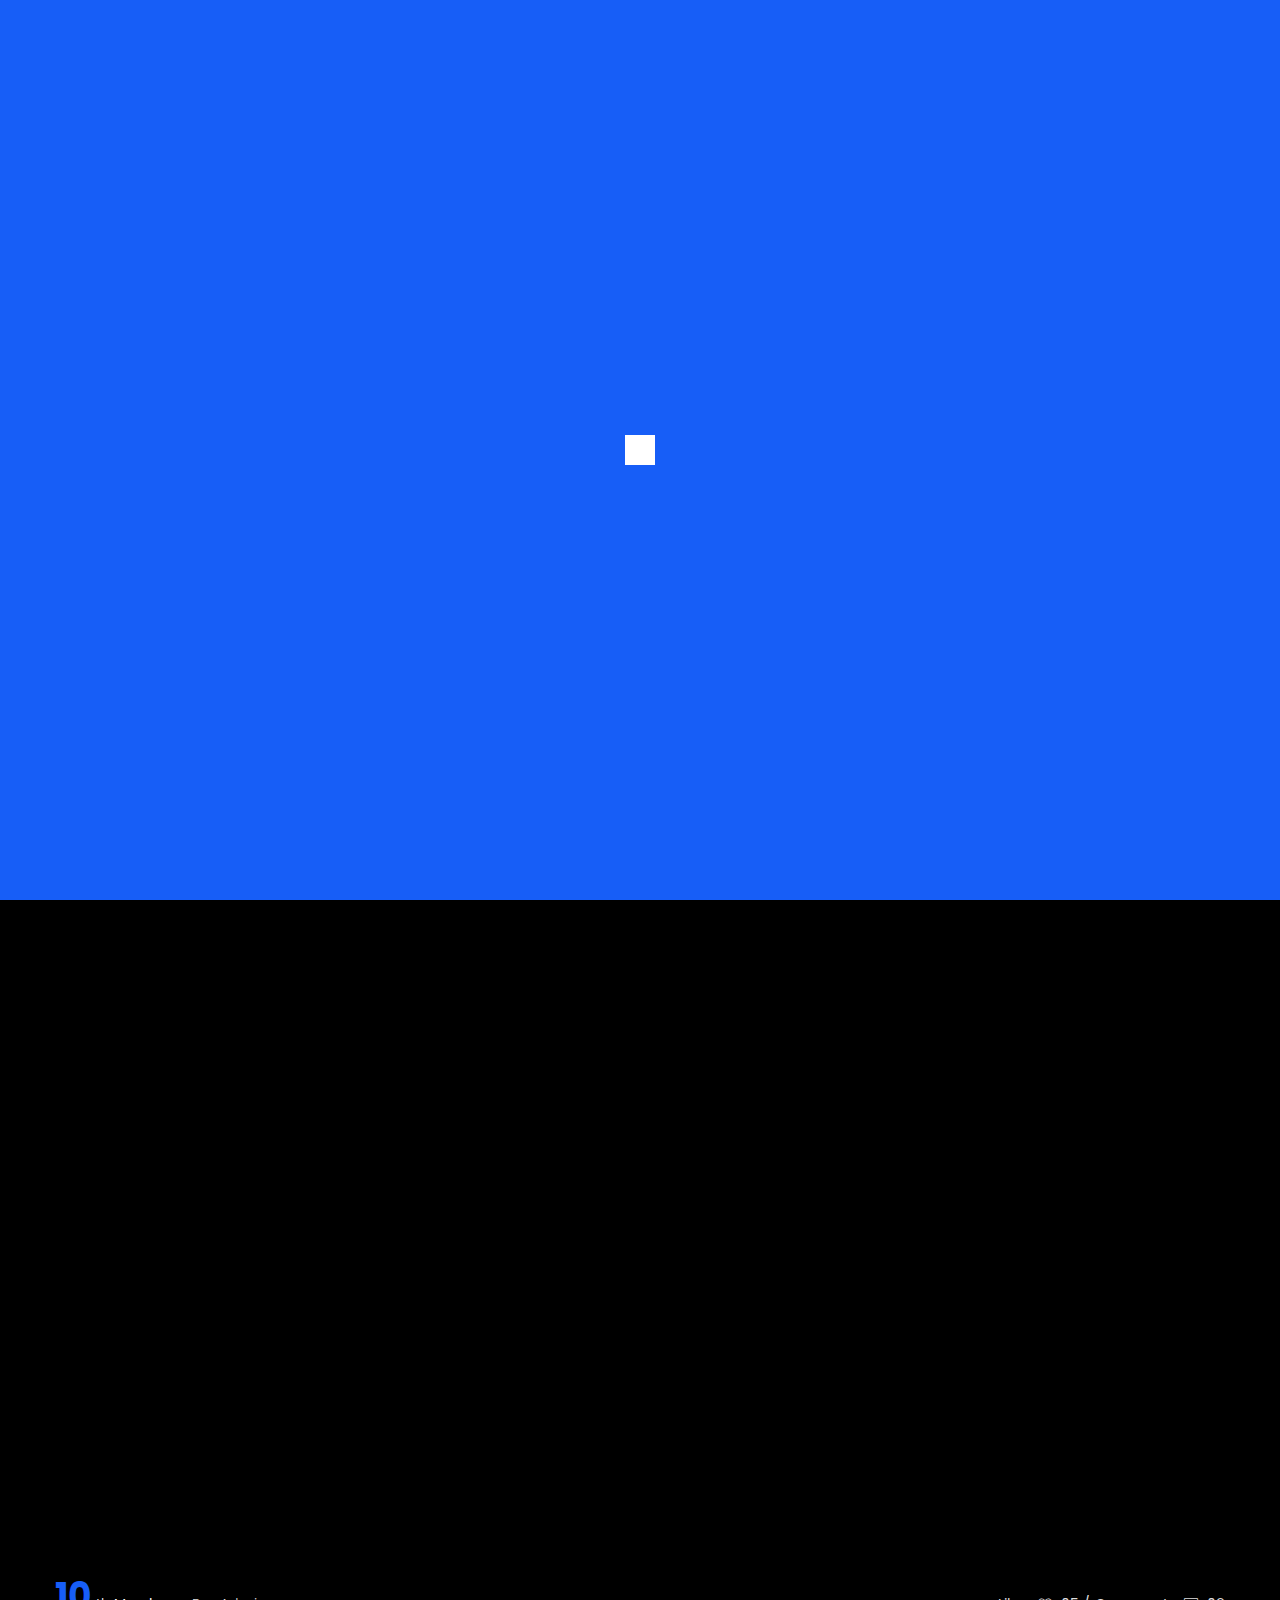
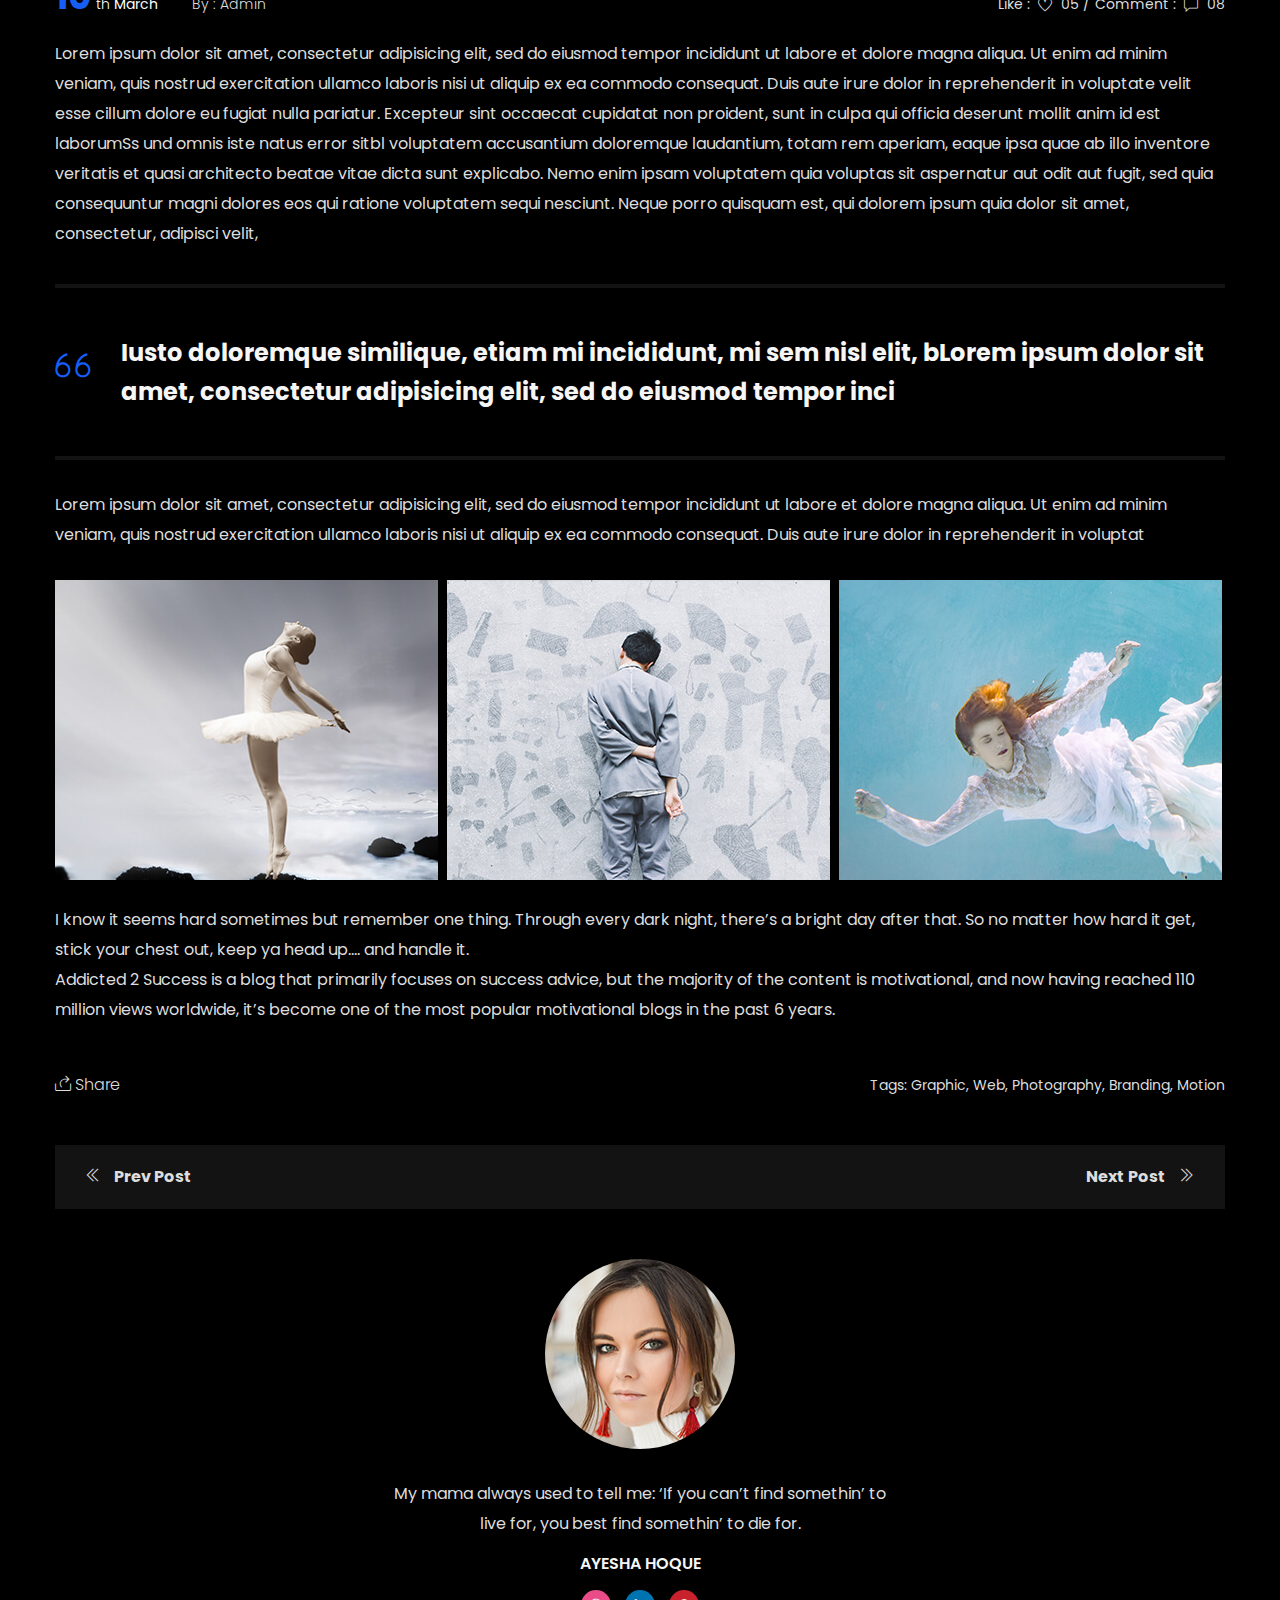
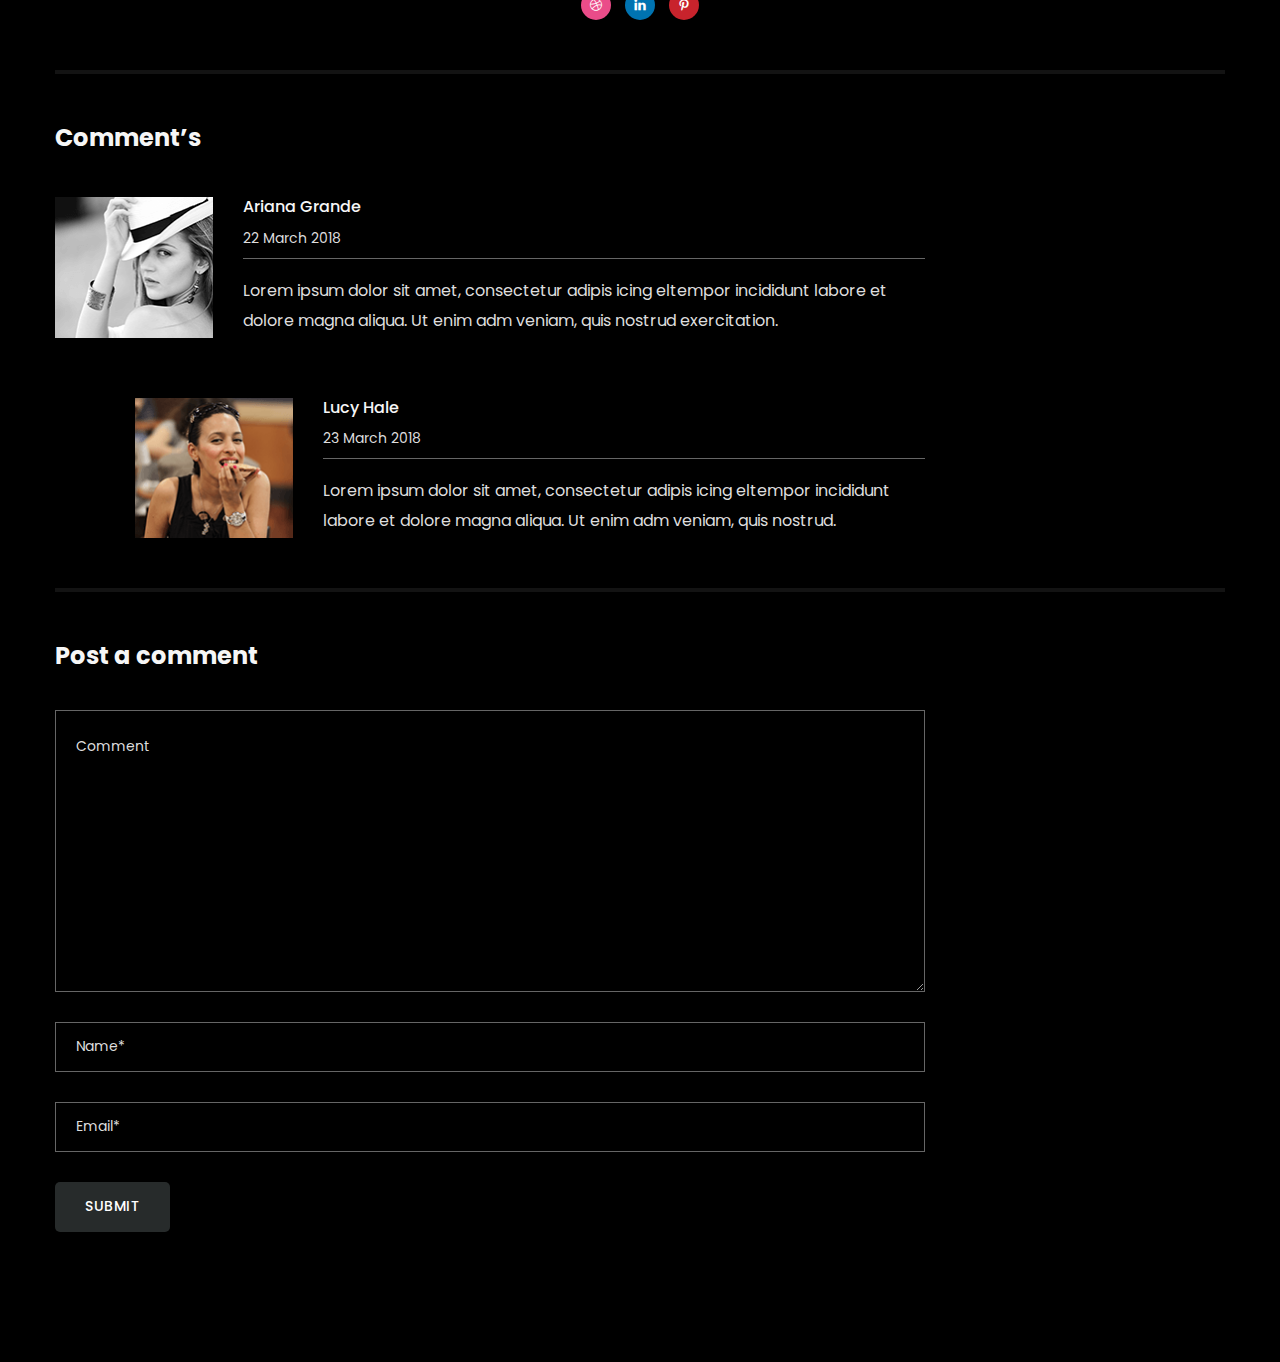
<file: blog-details.html>
<!doctype html>
<html class="no-js" lang="zxx">

<head>
	<meta charset="utf-8">
	<meta http-equiv="x-ua-compatible" content="ie=edge">
	<title>Okomo - Creative Portfolio Template</title>
	<meta name="description" content="">
	<meta name="viewport" content="width=device-width, initial-scale=1">

	<!-- Favicons -->
	<link rel="shortcut icon" href="images/favicon.ico">
	<link rel="apple-touch-icon" href="images/icon.png">

	<!-- Google font (font-family: 'Open Sans', sans-serif;) -->
	<link href="https://fonts.googleapis.com/css?family=Open+Sans:400,600,700" rel="stylesheet">
	<!-- Google font (font-family: 'Poppins', sans-serif;) -->
	<link href="https://fonts.googleapis.com/css?family=Poppins:300,300i,400,400i,500,600,700,900" rel="stylesheet">

	<!-- Stylesheets -->
	<link rel="stylesheet" href="css/bootstrap.min.css">
	<link rel="stylesheet" href="css/plugins.css">
    <link rel="stylesheet" href="style.css">
    
	<link rel="stylesheet" href="css/dark-version.css">

	<!-- Cusom css -->
	<link rel="stylesheet" href="css/custom.css">

	<!-- Modernizer js -->
	<script src="js/vendor/modernizr-3.5.0.min.js"></script>
</head>

<body>
	<!--[if lte IE 9]>
		<p class="browserupgrade">You are using an <strong>outdated</strong> browser. Please <a href="https://browsehappy.com/">upgrade your browser</a> to improve your experience and security.</p>
	<![endif]-->

	<!-- Add your site or application content here -->

	<div class="fakeloader"></div>

	<!-- Main wrapper -->
	<div class="wrapper blog-details-dark" id="wrapper">

		<!-- Header -->
		<header class="header-area header-style-2">
			<div class="header-logo">
				<a href="index-dark.html">
					<img src="images/logo/logo-2.png" alt="header logo">
				</a>
			</div>
			<a href="index-dark.html" class="back-to-root-button">GO BACK TO HOME
				<i class="ti-close"></i>
			</a>
		</header>
		<!--// Header -->

		<div class="cr-breadcrumb-area-wrapper bg-breadcrumb-1">
			<div class="cr-breadcrumb-area-wrapper-inner">
				<!-- Breadcrumb Area -->
				<div class="cr-breadcrumb-area bg-breadcrumb-3" data-black-overlay="5">
					<div class="container">
						<div class="row justify-content-center">
							<div class="col-xl-7 col-lg-8 col-12">
								<div class="cr-breadcrumb cr-breadcrumb-2 text-center">
									<h1>Say About What You Just Read !</h1>
								</div>
							</div>
						</div>
					</div>
				</div>
				<!--// Breadcrumb Area -->
			</div>
		</div>

		<!-- Page Content -->
		<main class="page-content page-content-boxed">
			<div class="blog-details-wrap section-padding-md">
				<div class="container">

					<!-- Blog Details Content -->
					<div class="blog-details">
						<h4 class="blog-details-title"><span class="dropcap">D</span> esign is much more than simply to assemble, to order, omeaning, to illuminate, simplify, to clarify, to modify, to dignify, to drama.</h4>
						<p>Since I share a passion for all these individual areas, I follow various other blogs sharing this great content, and love to read them when I get a minute. We’ve update the list of incredible motivational blogs to follow, for the year 2018! We first created this list back in 2015, and it’s now been updated. There’s a couple of new entries on the list this year, and we dropped off some of the blogs that are no longer being updated. Check out an awesome collection of the ‘Top 25 Motivational Blogs For 2018’.</p>
						<div class="plyr__video-embed youtube-video-player">
							<iframe src="https://www.youtube.com/embed/YB4AvOsgL9o?origin=https://plyr.io&amp;iv_load_policy=3&amp;modestbranding=1&amp;playsinline=1&amp;showinfo=0&amp;rel=0&amp;enablejsapi=1"></iframe>
						</div>
						<div class="blog-details-metacontent">
							<h6 class="blog-item-date"><span class="date">10</span> th <span class="month">March</span></h6>
							<h6 class="blog-item-postby">By : <a href="#">Admin</a></h6>
							<ul class="blog-item-meta">
								<li>Like : <a href="#"><i class="ti ti-heart"></i> 05</a></li>
								<li>Comment : <a href="#"><i class="ti ti-comment"></i> 08</a></li>
							</ul>
						</div>
						<p>Lorem ipsum dolor sit amet, consectetur adipisicing elit, sed do eiusmod tempor incididunt ut labore et dolore magna aliqua. Ut enim ad minim veniam, quis nostrud exercitation ullamco laboris nisi ut aliquip ex ea commodo consequat. Duis aute irure dolor in reprehenderit in voluptate velit esse cillum dolore eu fugiat nulla pariatur. Excepteur sint occaecat cupidatat non proident, sunt in culpa qui officia deserunt mollit anim id est laborumSs und omnis iste natus error sitbl voluptatem accusantium doloremque laudantium, totam rem aperiam, eaque ipsa quae ab illo inventore veritatis et quasi architecto beatae vitae dicta sunt explicabo. Nemo enim ipsam voluptatem quia voluptas sit aspernatur aut odit aut fugit, sed quia consequuntur magni dolores eos qui ratione voluptatem sequi nesciunt. Neque porro quisquam est, qui dolorem ipsum quia dolor sit amet, consectetur, adipisci velit, </p>
						<blockquote class="blockquote-2">Iusto doloremque similique, etiam mi incididunt, mi sem nisl elit, bLorem ipsum dolor sit amet, consectetur adipisicing elit, sed do eiusmod tempor inci</blockquote>
						<p>Lorem ipsum dolor sit amet, consectetur adipisicing elit, sed do eiusmod tempor incididunt ut labore et dolore magna aliqua. Ut enim ad minim veniam, quis nostrud exercitation ullamco laboris nisi ut aliquip ex ea commodo consequat. Duis aute irure dolor in reprehenderit in voluptat</p>
						<img src="images/blog/blog-details/blog-content-image-1.jpg" alt="blog image">
						<img src="images/blog/blog-details/blog-content-image-2.jpg" alt="blog image">
						<img src="images/blog/blog-details/blog-content-image-3.jpg" alt="blog image">
						<p>I know it seems hard sometimes but remember one thing. Through every dark night, there’s a bright day after that. So no matter how hard it get, stick your chest out, keep ya head up…. and handle it. <br> Addicted 2 Success is a blog that primarily focuses on success advice, but the majority of the content is motivational, and now having reached 110 million views worldwide, it’s become one of the most popular motivational blogs in the past 6 years.</p>
						<div class="blog-details-share-tags">
							<div class="blog-item-share">
								<button class="blog-item-share-toggle"><i class="ti ti-share"></i> Share</button>
								<div class="blog-item-social-links social-links social-links-rounded-colored">
									<ul>
										<li class="facebook"><a href="#"><i class="ti ti-facebook"></i></a></li>
										<li class="twitter"><a href="#"><i class="ti ti-twitter"></i></a></li>
										<li class="google"><a href="#"><i class="ti ti-google"></i></a></li>
										<li class="linkedin"><a href="#"><i class="ti ti-linkedin"></i></a></li>
									</ul>
								</div>
							</div>
							<div class="blog-details-tags">
								Tags: 
								<ul>
									<li><a href="#">Graphic</a></li>
									<li><a href="#">Web</a></li>
									<li><a href="#">Photography</a></li>
									<li><a href="#">Branding</a></li>
									<li><a href="#">Motion</a></li>
								</ul>
							</div>
						</div>
					</div>
					<!--// Blog Details Content -->

					<div class="blog-details-navigation">
						<a class="navigation-prev" href="#"><i class="ti ti-angle-double-left"></i> Prev Post</a>
						<a class="navigation-next" href="#">Next Post <i class="ti ti-angle-double-right"></i></a>
					</div>

					<!-- Blog Details Author -->
					<div class="blog-details-author-wrap">
						<div class="row justify-content-center">
							<div class="col-lg-6">

								<div class="blog-details-author">
									<div class="blog-details-author-thumb">
										<img src="images/blog/blog-details/blog-details-author-image.jpg" alt="Blog Details Author Thumb">
									</div>
									<div class="blog-details-author-quote">
										<p>My mama always used to tell me: ‘If you can’t find somethin’ to live for, you best find somethin’ to die for.</p>
									</div>
									<div class="blog-details-author-content">
										<h6>AYESHA HOQUE</h6>
										<div class="social-links social-links-rounded-colored">
											<ul>
												<li class="dribbble"><a href="#"><i class="ti ti-dribbble"></i></a></li>
												<li class="linkedin"><a href="#"><i class="ti ti-linkedin"></i></a></li>
												<li class="pinterest"><a href="#"><i class="ti ti-pinterest"></i></a></li>
											</ul>
										</div>
									</div>
								</div>

							</div>
						</div>
					</div>
					<!--// Blog Details Author -->

					<!-- Blog Details Commentlist -->
					<div class="blog-details-commentlist-wrap">
						<div class="row">
							<div class="col-lg-9">
								<div class="blog-details-commentlist">
									<h5 class="small-title">Comment’s</h5>
			
									<!-- Single Comment -->
									<div class="single-comment">
										<div class="single-comment-thumb">
											<img src="images/blog/blog-details/blog-details-commenter-1.png" alt="blog commenter">
										</div>
										<div class="single-comment-content">
											<h6>Ariana Grande</h6>
											<span>22 March 2018</span>
											<p>Lorem ipsum dolor sit amet, consectetur adipis icing eltempor incididunt labore et dolore magna aliqua. Ut enim adm veniam, quis nostrud exercitation.</p>
										</div>
									</div>
									<!--// Single Comment -->
			
									<!-- Single Comment -->
									<div class="single-comment reply">
										<div class="single-comment-thumb">
											<img src="images/blog/blog-details/blog-details-commenter-2.png" alt="blog commenter">
										</div>
										<div class="single-comment-content">
											<h6>Lucy Hale</h6>
											<span>23 March 2018</span>
											<p>Lorem ipsum dolor sit amet, consectetur adipis icing eltempor incididunt labore et dolore magna aliqua. Ut enim adm veniam, quis nostrud.</p>
										</div>
									</div>
									<!--// Single Comment -->
			
								</div>
							</div>
						</div>
					</div>
					<!--// Blog Details Commentlist -->

					<!-- Blog Details Commentbox -->
					<div class="blog-details-commentbox-wrap">
						<div class="row">
							<div class="col-lg-9">
								<h5 class="small-title">Post a comment</h5>
								<div class="commentbox">
									<form action="#">
										<textarea cols="30" rows="8" placeholder="Comment"></textarea>
										<input type="text" placeholder="Name*">
										<input type="email" placeholder="Email*">
										<input type="submit" value="Submit">
									</form>
								</div>
							</div>
						</div>
					</div>
					<!--// Blog Details Commentbox -->

				</div>
			</div>

		</main>
		<!--// Page Content -->


	</div>
	<!-- //Main wrapper -->

	<!-- JS Files -->
	<script src="js/vendor/jquery-3.2.1.min.js"></script>
	<script src="js/popper.min.js"></script>
	<script src="js/bootstrap.min.js"></script>
	<script src="js/plugins.js"></script>
	<script src="js/plyr.min.js"></script>
	<script src="js/active.js"></script>
	<script src="js/scripts.js"></script>

</body>

</html>
</file>
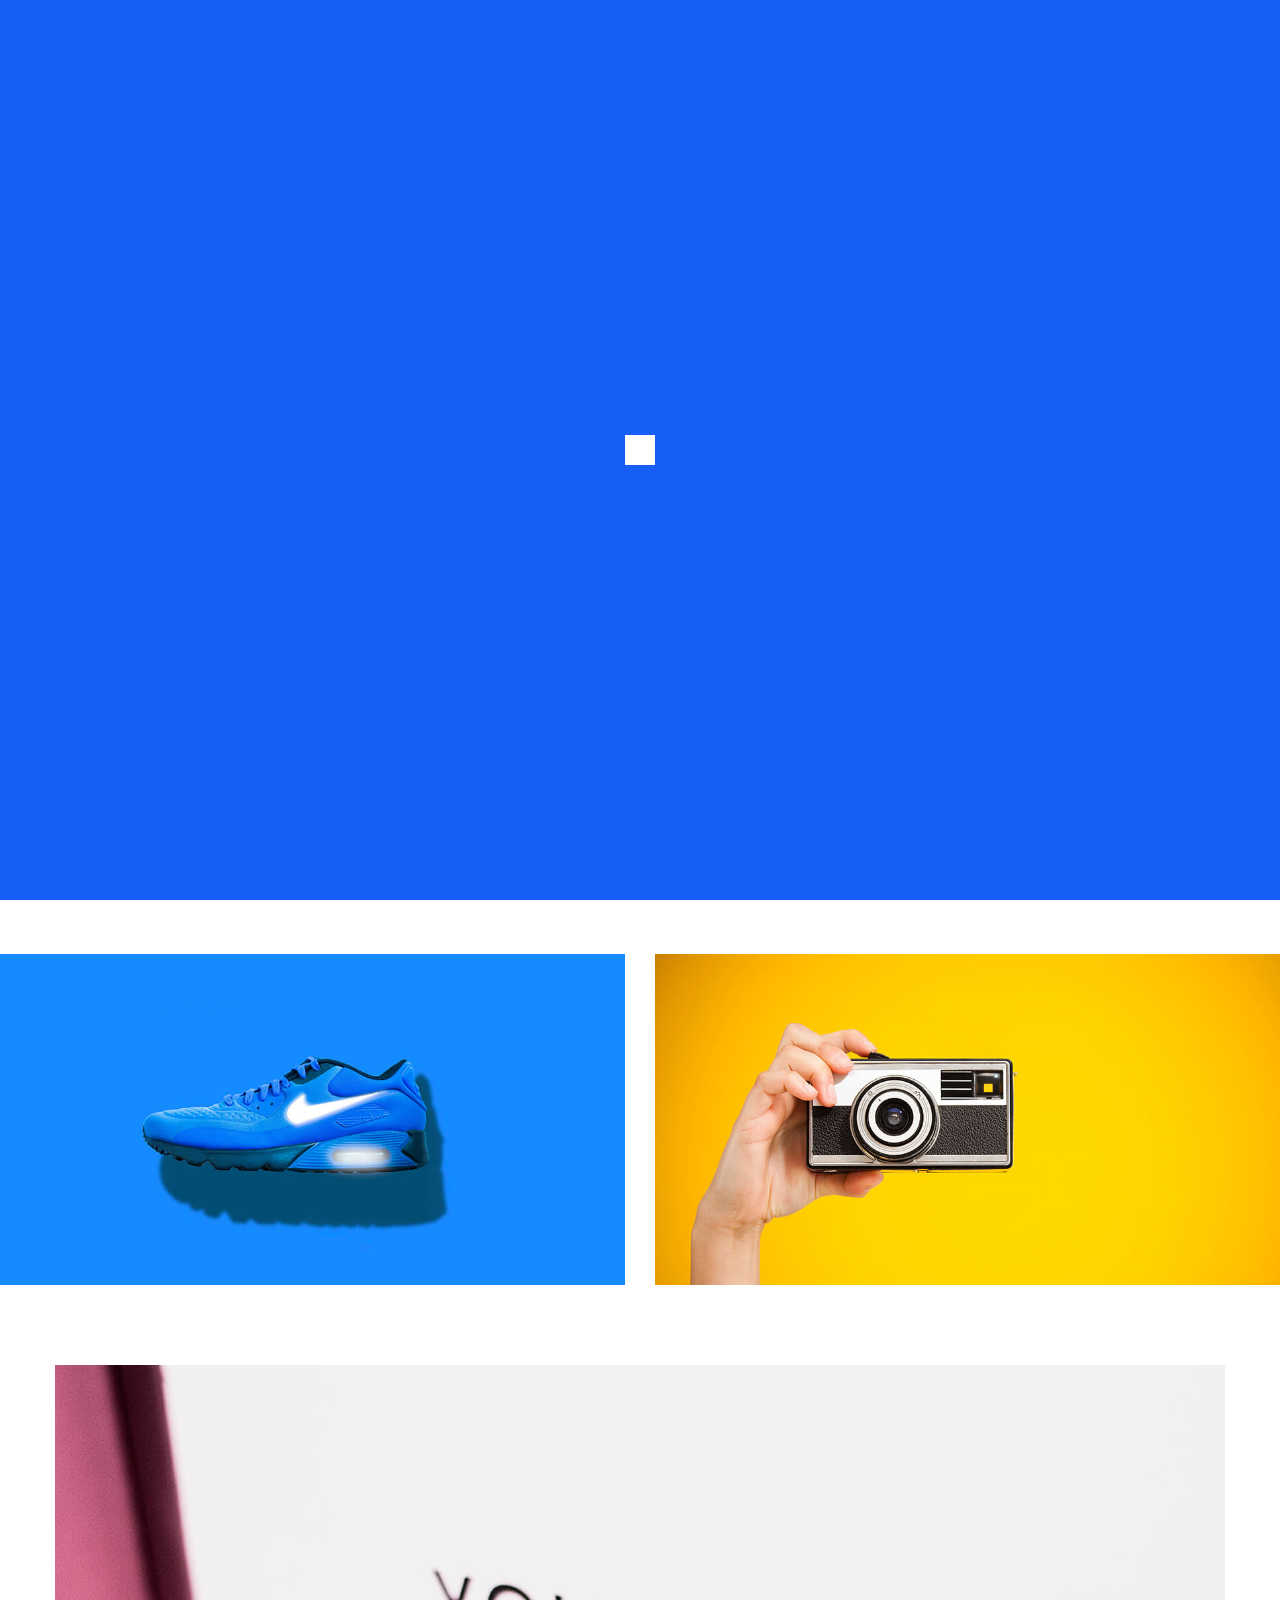
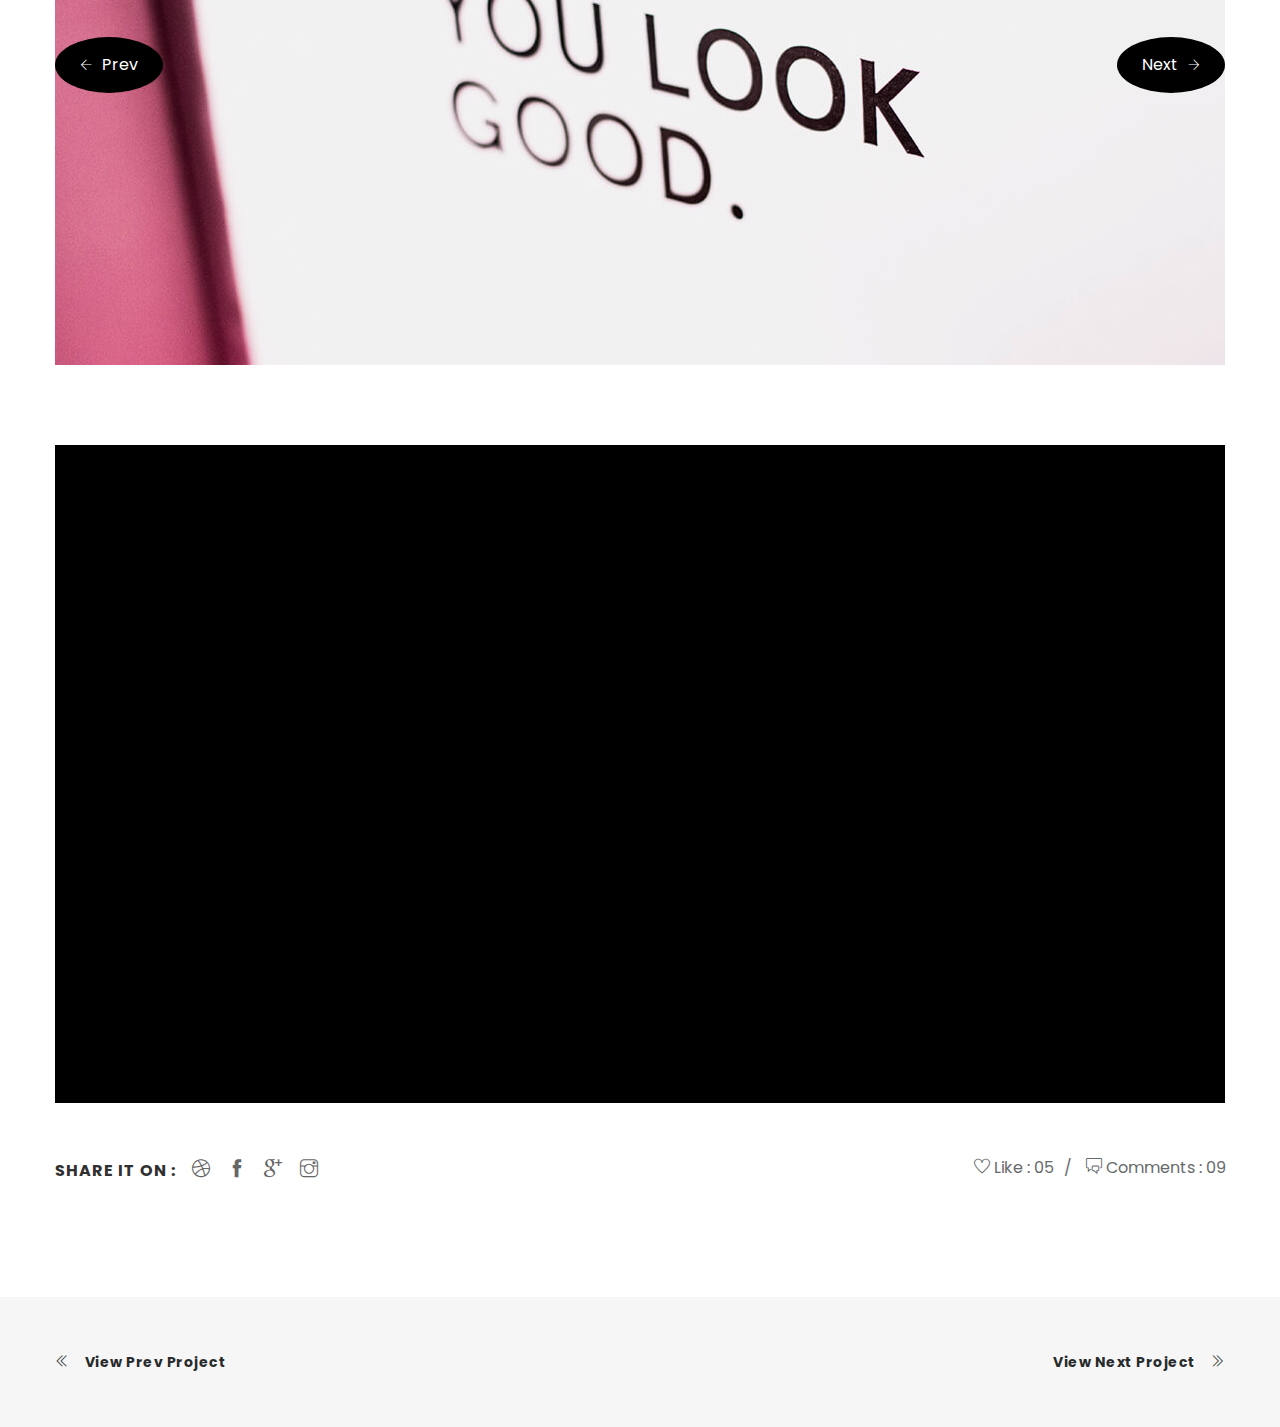
<file: single-portfolio.html>
<!doctype html>
<html class="no-js" lang="zxx">

<head>
	<meta charset="utf-8">
	<meta http-equiv="x-ua-compatible" content="ie=edge">
	<title>Okomo - Creative Portfolio Template</title>
	<meta name="description" content="">
	<meta name="viewport" content="width=device-width, initial-scale=1">

	<!-- Favicons -->
	<link rel="shortcut icon" href="images/favicon.ico">
	<link rel="apple-touch-icon" href="images/icon.png">

	<!-- Google font (font-family: 'Open Sans', sans-serif;) -->
	<link href="https://fonts.googleapis.com/css?family=Open+Sans:400,600,700" rel="stylesheet">
	<!-- Google font (font-family: 'Poppins', sans-serif;) -->
	<link href="https://fonts.googleapis.com/css?family=Poppins:300,300i,400,400i,500,600,700,900" rel="stylesheet">

	<!-- Stylesheets -->
	<link rel="stylesheet" href="css/bootstrap.min.css">
	<link rel="stylesheet" href="css/plugins.css">
	<link rel="stylesheet" href="style.css">

	<!-- Cusom css -->
	<link rel="stylesheet" href="css/custom.css">

	<!-- Modernizer js -->
	<script src="js/vendor/modernizr-3.5.0.min.js"></script>
</head>

<body>
	<!--[if lte IE 9]>
		<p class="browserupgrade">You are using an <strong>outdated</strong> browser. Please <a href="https://browsehappy.com/">upgrade your browser</a> to improve your experience and security.</p>
	<![endif]-->

	<!-- Add your site or application content here -->

	<div class="fakeloader"></div>

	<!-- Main wrapper -->
	<div class="wrapper" id="wrapper">

        <!-- Header -->
        <header class="header-area header-style-2">
            <div class="header-logo">
                <a href="index.html">
                    <img src="images/logo/logo-1.png" alt="header logo">
                </a>
            </div>
            <a href="index.html" class="back-to-root-button">GO BACK TO HOME<i class="ti-close"></i></a>
        </header>
        <!--// Header -->

        <!-- Page Content -->
        <main class="page-content">
            
            <!-- Portfolio Details -->
            <div class="portfolio-details-area section-padding-bottom-lg">

                <!-- Portfolio Details Head -->
                <div class="portfolio-head">
                    <div class="portfolio-head-thumb">
                        <img src="images/portfolio/portfolio-details-head-image-1.jpg" alt="portfolio image">
                    </div>
                    <div class="container">
                        <div class="row">
                            <div class="col-xl-8 col-12">
                                <div class="portfolio-head-content">
                                    <h5>BRANDING</h5>
                                    <h2><span>Efective Corporate</span> Profile Design</h2>
                                </div>
                            </div>
                        </div>
                    </div>
                </div>
                <!--// Portfolio Details Head -->

                <!-- Portfolio Details Content -->
                <div class="portfolio-details-content">
                    <div class="container">
                        <div class="row">
                            <div class="col-lg-12">
                                <div class="portfolio-details-content-inner">
                                    <h5 class="small-title">Portfolio Details</h5>
                                    <p>This is an activity that should be used primarily in the lower levels of language classes, because it will be most beneficial to lower-level speakers. Higher-level speakers should be having unpredictable conversations in the TL, where neither the questions nor the answers are scripted or expected. If this activity were used with higher-level speakers it wouldn't have many benefits. This is an activity that should be used primarily in the lower levels of language classes, because it will be most beneficial to lower-level speakers. Higher-level speakers should be having unpredictable conversations in the TL, where neither the questions.</p>
                                    <div class="portfolio-details-info">
                                        <ul>
                                            <li>
                                                <h6>CLIENT</h6>
                                                <p>John Doe</p>
                                            </li>
                                            <li>
                                                <h6>C. E .O OF DESI</h6>
                                                <p>Santa Cruz</p>
                                            </li>
                                            <li>
                                                <h6>CATEGORY</h6>
                                                <p>Graphic Design</p>
                                            </li>
                                        </ul>
                                    </div>
                                </div>
                            </div>
                        </div>
                    </div>
                    <div class="row align-items-end mt-5">
                        <div class="col-lg-6">
                            <img src="images/portfolio/portfolio-content-image-1.jpg" alt="Portfolio Content Image">
                        </div>
                        <div class="col-lg-6">
                            <img src="images/portfolio/portfolio-content-image-2.jpg" alt="Portfolio Content Image">
                        </div>
                    </div>
                </div>
                <!--// Portfolio Details Content -->

                <!-- Portfolio Details Gallery -->
                <div class="container">
                    <div class="portfolio-gallery">
                        <div class="portfolio-gallery-thumb">
                            <img src="images/portfolio/portfolio-gallery-image-1.jpg" alt="portfolio gallery thumb">
                        </div>
                        <div class="portfolio-gallery-thumb">
                            <img src="images/portfolio/portfolio-gallery-image-2.jpg" alt="portfolio gallery thumb">
                        </div>
                    </div>
                </div>
                <!--// Portfolio Details Gallery -->

                <!-- Portfolio Details Video -->
                <div class="container portfolio-video">
                    <div class="plyr__video-embed youtube-video-player">
                        <iframe src="https://www.youtube.com/embed/2XX5zDThC3U?origin=https://plyr.io&amp;iv_load_policy=3&amp;modestbranding=1&amp;playsinline=1&amp;showinfo=0&amp;rel=0&amp;enablejsapi=1"></iframe>
                    </div>
                </div>
                <!--// Portfolio Details Video -->

                <!-- Portfolio Details Footer -->
                <div class="portfolio-details-footer">
                    <div class="container">
                        <div class="row">
                            <div class="col-lg-6 col-md-6 col-12">
                                <div class="portfolio-details-share">
                                    <h6>Share it on : </h6>
                                    <div class="social-links social-links-colored">
                                        <ul>
                                            <li class="dribbble"><a href="#"><i class="ti ti-dribbble"></i></a></li>
                                            <li class="facebook"><a href="#"><i class="ti ti-facebook"></i></a></li>
                                            <li class="google-plus"><a href="#"><i class="ti ti-google"></i></a></li>
                                            <li class="instagram"><a href="#"><i class="ti ti-instagram"></i></a></li>
                                        </ul>
                                    </div>
                                </div>
                            </div>
                            <div class="col-lg-6 col-md-6 col-12">
                                <div class="portfolio-details-meta">
                                    <ul>
                                        <li><a href="#"><i class="ti ti-heart"></i> Like : 05</a></li>
                                        <li><a href="#"><i class="ti ti-comments"></i> Comments : 09</a></li>
                                    </ul>
                                </div>
                            </div>
                        </div>
                    </div>    
                </div>
                <!--// Portfolio Details Footer -->

            </div>
            <!--// Portfolio Details -->

            <!-- Portfolio Navigation -->
            <div class="portfolio-navigation-area bg-grey section-padding-xs">
                <div class="container"  >
                    <div class="row">
                        <div class="col-lg-12">
                            <div class="portfolio-navigation">
                                <a class="portfolio-navigation-prev" href="#"><i class="ti ti-angle-double-left"></i>View Prev Project</a>
                                <a class="portfolio-navigation-next" href="#">View Next Project<i class="ti ti-angle-double-right"></i></a>
                            </div>
                        </div>
                    </div>
                </div>
            </div>
            <!--// Portfolio Navigation -->

        </main>
        <!--// Page Content -->


    </div>
    
    
	<!-- //Main wrapper -->

	<!-- JS Files -->
	<script src="js/vendor/jquery-3.2.1.min.js"></script>
	<script src="js/popper.min.js"></script>
	<script src="js/bootstrap.min.js"></script>
	<script src="js/plugins.js"></script>
	<script src="js/plyr.min.js"></script>
	<script src="js/active.js"></script>
	<script src="js/scripts.js"></script>

</body>

</html>
</file>
<file: css/plugins.css>
/*********************************************************************************

	Template Name: Okomo - Creative Portfolio Template  
	Description: Okomo is a creative theme with unique style. You can build your perfect & professional agency work with OKOMO. So lets do something new if you love to build attractive & effective creative portfolio website.
	Version: 1.1

	Note: This is plugins css. All plugins css files import here.

**********************************************************************************/

@import url(fakeloader.css);
@import url(themify-icons.min.css);
@import url(slick.min.css);
@import url(plyr.min.css);
@import url(modal-video.min.css);
@import url(magnific-popup.min.css);
</file>
<file: style.css>
/*********************************************************************************

	Template Name: Okomo - Creative Portfolio Template  
	Description: Okomo is a creative theme with unique style. You can build your perfect & professional agency work with OKOMO. So lets do something new if you love to build attractive & effective creative portfolio website.
	Version: 1.1

	Note: This is style css.

**********************************************************************************/
/**************************************************************
	
	STYLESHEET INDEXING
	|
	|
	|___ Basic Styles
	|	|
	|	|___ Reset Styles
	|	|___ Typography Styles
	|	|___ Utility Styles	
	|	|___ Animations	
	|
	|
	|___Elements Styles
	|	|___ Button Styles
	|	|___ Section Title
	|	|___ Social Links Styles
	|	|___ Breadcrumb Styles
	|	|___ Progress Styles
	|	|___ Team Styles
	|
	|
	|___Blocks Styles
	|	|___ Header Styles 
	|	|___ Fullscreen Menu
	|	|___ Imagemenu Styles
	|	|___ About Me Styels
	|	|___ About Us Styles
	|	|___ Portfolio Styles
	|	|___ Portfolio Details
	|	|___ Blog Styles
	|	|___ Blog Area Styles
	|	|___ Blog Details
	|	|___ Commentlist Styles
	|	|___ Contact Styles
	|	|___ Testimonial Styles
	|	|___ Brand Logo Styles
	|
	|
	|___ END STYLESHEET INDEXING

***************************************************************/
/**
* Reset Styles
*/
* {
  -webkit-box-sizing: border-box;
  -moz-box-sizing: border-box;
  box-sizing: border-box;
}

img {
  max-width: 100%;
}

article,
aside,
details,
figcaption,
figure,
footer,
header,
nav,
section,
summary {
  display: block;
}

audio,
canvas,
video {
  display: inline-block;
}

audio:not([controls]) {
  display: none;
  height: 0;
}

[hidden] {
  display: none;
}

html {
  font-size: 100%;
  overflow-y: auto;
  -webkit-text-size-adjust: 100%;
  -ms-text-size-adjust: 100%;
}

html,
button,
input,
select,
textarea {
  font-family: "Source Sans Pro", Helvetica, sans-serif;
}

body {
  color: #141412;
  line-height: 1.5;
  margin: 0;
}

a {
  color: #ca3c08;
  text-decoration: none;
}

a:visited {
  color: #ac0404;
}

a:focus {
  outline: thin dotted;
}

a:active,
a:hover {
  color: #ea9629;
  outline: 0;
}

a:hover {
  text-decoration: underline;
}

h1,
h2,
h3,
h4,
h5,
h6 {
  clear: both;
  font-family: Bitter, Georgia, serif;
  line-height: 1.3;
}

h1 {
  font-size: 48px;
  margin: 33px 0;
}

h2 {
  font-size: 30px;
  margin: 25px 0;
}

h3 {
  font-size: 22px;
  margin: 22px 0;
}

h4 {
  font-size: 20px;
  margin: 25px 0;
}

h5 {
  font-size: 18px;
  margin: 30px 0;
}

h6 {
  font-size: 16px;
  margin: 36px 0;
}

address {
  font-style: italic;
  margin: 0 0 24px;
}

abbr[title] {
  border-bottom: 1px dotted;
}

b,
strong {
  font-weight: bold;
}

dfn {
  font-style: italic;
}

mark {
  background: #ff0;
  color: #000;
}

p {
  margin: 0 0 24px;
}

code,
kbd,
pre,
samp {
  font-family: monospace, serif;
  font-size: 14px;
  -webkit-hyphens: none;
  -moz-hyphens: none;
  -ms-hyphens: none;
  hyphens: none;
}

pre {
  background: #f5f5f5;
  color: #666;
  font-family: monospace;
  font-size: 14px;
  margin: 20px 0;
  overflow: auto;
  padding: 20px;
  white-space: pre;
  white-space: pre-wrap;
  word-wrap: break-word;
}

blockquote,
q {
  -webkit-hyphens: none;
  -moz-hyphens: none;
  -ms-hyphens: none;
  hyphens: none;
  quotes: none;
}

blockquote:before,
blockquote:after,
q:before,
q:after {
  content: "";
  content: none;
}

blockquote {
  font-size: 18px;
  font-style: italic;
  font-weight: 300;
  margin: 24px 40px;
}

blockquote blockquote {
  margin-right: 0;
}

blockquote cite,
blockquote small {
  font-size: 14px;
  font-weight: normal;
  text-transform: uppercase;
}

blockquote em,
blockquote i {
  font-style: normal;
  font-weight: 300;
}

blockquote strong,
blockquote b {
  font-weight: 400;
}

small {
  font-size: smaller;
}

sub,
sup {
  font-size: 75%;
  line-height: 0;
  position: relative;
  vertical-align: baseline;
}

sup {
  top: -0.5em;
}

sub {
  bottom: -0.25em;
}

dl {
  margin: 0 20px;
}

dt {
  font-weight: bold;
}

dd {
  margin: 0 0 20px;
}

menu,
ol,
ul {
  margin: 16px 0;
  padding: 0 0 0 40px;
}

ul {
  list-style-type: square;
}

nav ul,
nav ol {
  list-style: none;
  list-style-image: none;
}

li > ul,
li > ol {
  margin: 0;
}

img {
  -ms-interpolation-mode: bicubic;
  border: 0;
  vertical-align: middle;
}

svg:not(:root) {
  overflow: hidden;
}

figure {
  margin: 0;
}

form {
  margin: 0;
}

fieldset {
  border: 1px solid #c0c0c0;
  margin: 0 2px;
  min-width: inherit;
  padding: 0.35em 0.625em 0.75em;
}

legend {
  border: 0;
  padding: 0;
  white-space: normal;
}

button,
input,
select,
textarea {
  font-size: 100%;
  margin: 0;
  max-width: 100%;
  vertical-align: baseline;
}

button:active, button:focus,
input:active,
input:focus,
select:active,
select:focus,
textarea:active,
textarea:focus {
  outline: none;
}

button,
input {
  line-height: normal;
}

button,
html input[type="button"],
input[type="reset"],
input[type="submit"] {
  -webkit-appearance: button;
  cursor: pointer;
}

button[disabled],
input[disabled] {
  cursor: default;
}

input[type="checkbox"],
input[type="radio"] {
  padding: 0;
}

input[type="search"] {
  -webkit-appearance: textfield;
  padding-right: 2px;
  /* Don't cut off the webkit search cancel button */
  width: 270px;
}

input[type="search"]::-webkit-search-decoration {
  -webkit-appearance: none;
}

button::-moz-focus-inner,
input::-moz-focus-inner {
  border: 0;
  padding: 0;
}

textarea {
  overflow: auto;
  vertical-align: top;
}

table {
  border-bottom: 1px solid #ededed;
  border-collapse: collapse;
  border-spacing: 0;
  font-size: 14px;
  line-height: 2;
  margin: 0 0 20px;
  width: 100%;
}

caption,
th,
td {
  font-weight: normal;
  text-align: left;
}

caption {
  font-size: 16px;
  margin: 20px 0;
}

th {
  font-weight: bold;
  text-transform: uppercase;
}

td {
  border-top: 1px solid #ededed;
  padding: 6px 10px 6px 0;
}

del {
  color: #333;
}

ins {
  background: #fff9c0;
  text-decoration: none;
}

hr {
  background-size: 4px 4px;
  border: 0;
  height: 1px;
  margin: 0 0 24px;
}

/* Placeholder text color -- selectors need to be separate to work. */
::-webkit-input-placeholder {
  color: #7d7b6d;
}

:-moz-placeholder {
  color: #7d7b6d;
}

::-moz-placeholder {
  color: #7d7b6d;
}

:-ms-input-placeholder {
  color: #7d7b6d;
}

/**
* Typography Styles
*/
html {
  overflow-x: hidden;
}

body {
  overflow-x: hidden;
  font-size: 16px;
  line-height: 30px;
  -webkit-font-smoothing: antialiased;
  -moz-osx-font-smoothing: grayscale;
  font-family: "Poppins", sans-serif;
  color: #676a6b;
  font-weight: 400;
}

::-webkit-input-placeholder {
  color: #676a6b;
}

:-moz-placeholder {
  color: #676a6b;
}

::-moz-placeholder {
  color: #676a6b;
}

:-ms-input-placeholder {
  color: #676a6b;
}

h1,
h2,
h3,
h4,
h5,
h6,
.h1,
.h2,
.h3,
.h4,
.h5,
.h6,
address,
p,
pre,
blockquote,
dl,
dd,
menu,
ol,
ul,
table,
caption,
hr {
  margin: 0;
  margin-bottom: 15px;
}

h1,
h2,
h3,
h4,
h5,
h6,
.h1,
.h2,
.h3,
.h4,
.h5,
.h6 {
  font-family: "Open Sans", sans-serif;
  line-height: 1.3;
}

h1,
.h1 {
  font-size: 48px;
}

h2,
.h2 {
  font-size: 50px;
}

h3,
.h3 {
  font-size: 22px;
}

h4,
.h4 {
  font-size: 24px;
}

h5,
.h5 {
  font-size: 18px;
}

h6,
.h6 {
  font-size: 16px;
}

@media only screen and (min-width: 768px) and (max-width: 991px) {
  h1,
  .h1 {
    font-size: 36px;
  }
  h2,
  .h2 {
    font-size: 26px;
  }
  h3,
  .h3 {
    font-size: 20px;
  }
}

@media only screen and (max-width: 767px) {
  h1,
  .h1 {
    font-size: 32px;
  }
  h2,
  .h2 {
    font-size: 24px;
  }
  h3,
  .h3 {
    font-size: 18px;
  }
}

h1,
.h1,
h2,
.h2 {
  font-weight: 700;
}

h3,
.h3,
h4,
.h4 {
  font-weight: 600;
}

h5,
.h5,
h6,
.h6 {
  font-weight: 500;
}

p b {
  font-weight: 500;
}

a {
  -webkit-transition: all 0.3s ease-in-out 0s;
  -o-transition: all 0.3s ease-in-out 0s;
  transition: all 0.3s ease-in-out 0s;
}

a:hover,
a:focus,
a:active {
  text-decoration: none;
  outline: none;
}

blockquote {
  background: #2c2c2c;
  text-align: center;
  padding: 40px 40px;
  font-size: 30px;
  font-weight: 400;
  font-family: 'poppins', sans-serif;
  font-style: inherit;
  line-height: 48px;
  color: #ffffff;
}

blockquote::before {
  content: "\e67f";
  font-family: themify;
  font-size: 50px;
  line-height: 1;
  display: block;
  color: #175ef7;
  padding-bottom: 16px;
}

blockquote.blockquote-2 {
  border-top: 4px solid #f6f6f6;
  border-bottom: 4px solid #f6f6f6;
  background: transparent;
  font-size: 24px;
  line-height: 39px;
  font-weight: 700;
  color: #272b2b;
  text-align: left;
  padding: 45px 0;
  padding-left: 66px;
  position: relative;
}

blockquote.blockquote-2::before {
  display: inline-block;
  color: #175ef7;
  position: absolute;
  left: 0;
  top: 50%;
  -webkit-transform: translateY(-50%);
  -ms-transform: translateY(-50%);
  transform: translateY(-50%);
  font-size: 36px;
  font-weight: 400;
}

input,
select,
textarea {
  height: 50px;
  padding: 0 20px;
  width: 100%;
  background: transparent;
  border: 1px solid #efefef;
  margin-bottom: 30px;
  font-family: "Poppins", sans-serif;
  font-size: 14px;
  -webkit-transition: all 0.3s ease-in-out 0s;
  -o-transition: all 0.3s ease-in-out 0s;
  transition: all 0.3s ease-in-out 0s;
}

input[type="submit"],
input[type="reset"] {
  width: auto;
  background: #272b2b;
  border-radius: 5px;
  color: #fff;
  text-transform: uppercase;
  padding: 14px 30px;
  font-weight: 500;
  letter-spacing: 0.5px;
}

input[type="submit"]:hover,
input[type="reset"]:hover {
  background: #175ef7;
}

textarea {
  height: auto;
  padding: 20px;
}

@media only screen and (max-width: 767px) {
  blockquote.blockquote-2 {
    border-top: 4px solid #f6f6f6;
    border-bottom: 4px solid #f6f6f6;
    background: transparent;
    font-size: 18px;
    line-height: 30px;
    font-weight: 700;
    color: #272b2b;
    text-align: left;
    padding: 30px 0;
    padding-left: 45px;
    position: relative;
  }
  blockquote.blockquote-2::before {
    font-size: 30px;
  }
}

/**
* Utility Styles
*/
.hidden {
  display: none;
}

.visuallyhidden {
  border: 0;
  clip: rect(0 0 0 0);
  height: 1px;
  margin: -1px;
  overflow: hidden;
  padding: 0;
  position: absolute;
  width: 1px;
}

.visuallyhidden.focusable:active,
.visuallyhidden.focusable:focus {
  clip: auto;
  height: auto;
  margin: 0;
  overflow: visible;
  position: static;
  width: auto;
}

.invisible {
  visibility: hidden;
}

.clearfix:before,
.clearfix:after {
  content: " ";
  /* 1 */
  display: table;
  /* 2 */
}

.clearfix:after {
  clear: both;
}

.ov-hidden {
  overflow: hidden;
}

.color-theme {
  color: #175ef7;
}

.color-light {
  color: #999999;
}

.color-dark {
  color: #333333;
}

.color-black {
  color: #000000;
}

.color-white {
  color: #ffffff;
}

.bg-theme {
  background: #175ef7;
}

.bg-light {
  background: #999999;
}

.bg-dark {
  background: #333333;
}

.bg-black {
  background: #000000;
}

.bg-white {
  background: #ffffff;
}

.bg-grey {
  background: #f6f6f6;
}

.bg-skyblue {
  background: #175ef7;
}

.bg-blue {
  background: #03e3e6;
}

.bg-yellow {
  background: #ffe400;
}

.bg-violet {
  background: #e265e4;
}

.bg-darkviolet {
  background: #411580;
}

.bg-image-1 {
  background-image: url(images/bg/1.jpg);
  background-repeat: no-repeat;
  background-size: cover;
  background-position: center center;
}

.bg-image-2 {
  background-image: url(images/bg/2.jpg);
  background-repeat: no-repeat;
  background-size: cover;
  background-position: center center;
}

.bg-image-3 {
  background-image: url(images/bg/3.jpg);
  background-repeat: no-repeat;
  background-size: cover;
  background-position: center center;
}

.bg-image-4 {
  background-image: url(images/bg/4.jpg);
  background-repeat: no-repeat;
  background-size: cover;
  background-position: center center;
}

.bg-image-5 {
  background-image: url(images/bg/5.jpg);
  background-repeat: no-repeat;
  background-size: cover;
  background-position: center center;
}

.bg-image-6 {
  background-image: url(images/bg/6.jpg);
  background-repeat: no-repeat;
  background-size: cover;
  background-position: center center;
}

.bg-image-7 {
  background-image: url(images/bg/7.jpg);
  background-repeat: no-repeat;
  background-size: cover;
  background-position: center center;
}

.bg-image-8 {
  background-image: url(images/bg/8.jpg);
  background-repeat: no-repeat;
  background-size: cover;
  background-position: center center;
}

.bg-image-9 {
  background-image: url(images/bg/9.jpg);
  background-repeat: no-repeat;
  background-size: cover;
  background-position: center center;
}

.bg-image-10 {
  background-image: url(images/bg/10.jpg);
  background-repeat: no-repeat;
  background-size: cover;
  background-position: center center;
}

.bg-image-11 {
  background-image: url(images/bg/11.jpg);
  background-repeat: no-repeat;
  background-size: cover;
  background-position: center center;
}

.bg-image-12 {
  background-image: url(images/bg/12.jpg);
  background-repeat: no-repeat;
  background-size: cover;
  background-position: center center;
}

.bg-image-13 {
  background-image: url(images/bg/13.jpg);
  background-repeat: no-repeat;
  background-size: cover;
  background-position: center center;
}

.bg-image-14 {
  background-image: url(images/bg/14.jpg);
  background-repeat: no-repeat;
  background-size: cover;
  background-position: center center;
}

.bg-image-15 {
  background-image: url(images/bg/15.jpg);
  background-repeat: no-repeat;
  background-size: cover;
  background-position: center center;
}

.bg-image-16 {
  background-image: url(images/bg/16.jpg);
  background-repeat: no-repeat;
  background-size: cover;
  background-position: center center;
}

.bg-image-17 {
  background-image: url(images/bg/17.jpg);
  background-repeat: no-repeat;
  background-size: cover;
  background-position: center center;
}

.bg-image-18 {
  background-image: url(images/bg/18.jpg);
  background-repeat: no-repeat;
  background-size: cover;
  background-position: center center;
}

.bg-image-19 {
  background-image: url(images/bg/19.jpg);
  background-repeat: no-repeat;
  background-size: cover;
  background-position: center center;
}

.bg-image-20 {
  background-image: url(images/bg/20.jpg);
  background-repeat: no-repeat;
  background-size: cover;
  background-position: center center;
}

.dropcap {
  font-size: 80px;
  font-weight: 900;
  font-family: "Poppins", sans-serif;
  float: left;
  line-height: 1;
  text-shadow: 2px 3px 3px rgba(23, 94, 247, 0.9);
  padding-right: 10px;
  color: #272b2b;
}

@media only screen and (max-width: 767px) {
  .dropcap {
    font-size: 55px;
  }
}

.fw-900 {
  font-weight: 900;
}

.fw-700 {
  font-weight: 700;
}

.fw-600 {
  font-weight: 600;
}

.fw-500 {
  font-weight: 500;
}

.fw-400 {
  font-weight: 400;
}

.fw-300 {
  font-weight: 300;
}

.text-italic {
  font-style: italic;
}

.text-normal {
  font-style: normal;
}

.text-underline {
  font-style: underline;
}

.body-font {
  font-family: "Poppins", sans-serif;
}

.heading-font {
  font-family: "Open Sans", sans-serif;
}

.fullscreen {
  min-height: 100vh;
  width: 100%;
}

.w-100 {
  width: 100%;
}

.w-75 {
  width: 75%;
}

.w-50 {
  width: 50%;
}

.w-33 {
  width: 33.33%;
}

.w-25 {
  width: 25%;
}

.w-10 {
  width: 10%;
}

.h-100 {
  height: 100%;
}

.h-75 {
  height: 75%;
}

.h-50 {
  height: 50%;
}

.h-25 {
  height: 25%;
}

.h-33 {
  height: 33.33%;
}

.h-10 {
  height: 10%;
}

/* Section padding */
.section-padding-xlg {
  padding: 150px 0;
}

.section-padding-lg {
  padding: 130px 0;
}

.section-padding-md {
  padding: 100px 0;
}

.section-padding-sm {
  padding: 75px 0;
}

.section-padding-xs {
  padding: 50px 0;
}

.section-padding-top-xlg {
  padding-top: 150px;
}

.section-padding-top-lg {
  padding-top: 130px;
}

.section-padding-top-md {
  padding-top: 100px;
}

.section-padding-top-sm {
  padding-top: 75px;
}

.section-padding-top-xs {
  padding-top: 50px;
}

.section-padding-bottom-xlg {
  padding-bottom: 150px;
}

.section-padding-bottom-lg {
  padding-bottom: 130px;
}

.section-padding-bottom-md {
  padding-bottom: 100px;
}

.section-padding-bottom-sm {
  padding-bottom: 75px;
}

.section-padding-bottom-xs {
  padding-bottom: 50px;
}

@media only screen and (min-width: 1200px) and (max-width: 1599px) {
  .section-padding-xlg {
    padding: 130px 0;
  }
  .section-padding-lg {
    padding: 110px 0;
  }
  .section-padding-top-xlg {
    padding-top: 130px;
  }
  .section-padding-top-lg {
    padding-top: 110px;
  }
  .section-padding-bottom-xlg {
    padding-bottom: 130px;
  }
  .section-padding-bottom-lg {
    padding-bottom: 110px;
  }
}

@media only screen and (min-width: 992px) and (max-width: 1199px) {
  .section-padding-xlg {
    padding: 120px 0;
  }
  .section-padding-lg {
    padding: 100px 0;
  }
  .section-padding-md {
    padding: 90px 0;
  }
  .section-padding-top-xlg {
    padding-top: 120px;
  }
  .section-padding-top-lg {
    padding-top: 100px;
  }
  .section-padding-top-md {
    padding-top: 90px;
  }
  .section-padding-bottom-xlg {
    padding-bottom: 120px;
  }
  .section-padding-bottom-lg {
    padding-bottom: 100px;
  }
  .section-padding-bottom-md {
    padding-bottom: 90px;
  }
}

@media only screen and (min-width: 768px) and (max-width: 991px) {
  .section-padding-xlg {
    padding: 120px 0;
  }
  .section-padding-lg {
    padding: 100px 0;
  }
  .section-padding-md {
    padding: 85px 0;
  }
  .section-padding-sm {
    padding: 70px 0;
  }
  .section-padding-top-xlg {
    padding-top: 120px;
  }
  .section-padding-top-lg {
    padding-top: 100px;
  }
  .section-padding-top-md {
    padding-top: 85px;
  }
  .section-padding-top-sm {
    padding-top: 70px;
  }
  .section-padding-bottom-xlg {
    padding-bottom: 120px;
  }
  .section-padding-bottom-lg {
    padding-bottom: 100px;
  }
  .section-padding-bottom-md {
    padding-bottom: 85px;
  }
  .section-padding-bottom-sm {
    padding-bottom: 70px;
  }
}

@media only screen and (max-width: 767px) {
  .section-padding-xlg {
    padding: 90px 0;
  }
  .section-padding-lg {
    padding: 70px 0;
  }
  .section-padding-md {
    padding: 60px 0;
  }
  .section-padding-sm {
    padding: 50px 0;
  }
  .section-padding-xs {
    padding: 50px 0;
  }
  .section-padding-top-xlg {
    padding-top: 90px;
  }
  .section-padding-top-lg {
    padding-top: 70px;
  }
  .section-padding-top-md {
    padding-top: 60px;
  }
  .section-padding-top-sm {
    padding-top: 50px;
  }
  .section-padding-top-xs {
    padding-top: 50px;
  }
  .section-padding-bottom-xlg {
    padding-bottom: 90px;
  }
  .section-padding-bottom-lg {
    padding-bottom: 70px;
  }
  .section-padding-bottom-md {
    padding-bottom: 60px;
  }
  .section-padding-bottom-sm {
    padding-bottom: 50px;
  }
  .section-padding-bottom-xs {
    padding-bottom: 50px;
  }
}

/* Overlay styles */
[data-overlay], [data-black-overlay], [data-grey-overlay] {
  position: relative;
}

[data-overlay] > div, [data-overlay] > *, [data-black-overlay] > div, [data-black-overlay] > *, [data-grey-overlay] > div, [data-grey-overlay] > * {
  position: relative;
  z-index: 2;
}

[data-overlay]:before, [data-black-overlay]:before, [data-grey-overlay]:before {
  content: "";
  position: absolute;
  left: 0;
  top: 0;
  height: 100%;
  width: 100%;
  z-index: 1;
}

[data-overlay]:before {
  background-color: #175ef7;
}

[data-black-overlay]:before {
  background-color: #000000;
}

[data-grey-overlay]:before {
  background-color: #151c3e;
}

[data-overlay="1"]:before, [data-black-overlay="1"]:before, [data-grey-overlay="1"]:before {
  opacity: 0.1;
}

[data-overlay="2"]:before, [data-black-overlay="2"]:before, [data-grey-overlay="2"]:before {
  opacity: 0.2;
}

[data-overlay="3"]:before, [data-black-overlay="3"]:before, [data-grey-overlay="3"]:before {
  opacity: 0.3;
}

[data-overlay="4"]:before, [data-black-overlay="4"]:before, [data-grey-overlay="4"]:before {
  opacity: 0.4;
}

[data-overlay="5"]:before, [data-black-overlay="5"]:before, [data-grey-overlay="5"]:before {
  opacity: 0.5;
}

[data-overlay="6"]:before, [data-black-overlay="6"]:before, [data-grey-overlay="6"]:before {
  opacity: 0.6;
}

[data-overlay="7"]:before, [data-black-overlay="7"]:before, [data-grey-overlay="7"]:before {
  opacity: 0.7;
}

[data-overlay="8"]:before, [data-black-overlay="8"]:before, [data-grey-overlay="8"]:before {
  opacity: 0.8;
}

[data-overlay="9"]:before, [data-black-overlay="9"]:before, [data-grey-overlay="9"]:before {
  opacity: 0.9;
}

[data-overlay="10"]:before, [data-black-overlay="10"]:before, [data-grey-overlay="10"]:before {
  opacity: 1;
}

.slick-slide:active, .slick-slide:focus {
  outline: none;
}

.cr-section {
  position: relative;
}

@media only screen and (min-width: 1920px) {
  .custom-container {
    max-width: 1450px;
  }
}

@media only screen and (min-width: 1600px) and (max-width: 1919px) {
  .custom-container {
    max-width: 1450px;
  }
}

.modal-video {
  background: rgba(25, 25, 25, 0.95);
}

.modal-video-close-btn {
  right: 0;
}

.page-content-boxed {
  margin: 0 auto;
  margin-top: -50px;
  -webkit-box-shadow: 0 0 15px rgba(0, 0, 0, 0.1);
  box-shadow: 0 0 15px rgba(0, 0, 0, 0.1);
  max-width: 1310px;
}

.pos-absolute {
  position: absolute;
}

.pos-relative {
  position: relative;
}

.form-messege {
  margin-bottom: 0;
}

.form-messege.error {
  color: #ff0000;
}

.form-messege.success {
  color: #0c8526;
}

.back-to-top-button {
  position: fixed;
  bottom: 30px;
  right: 45px;
  background: #175ef7;
  color: #ffffff;
  border: none;
  outline: none;
  display: inline-block;
  height: 45px;
  width: 45px;
  line-height: 47px;
  font-size: 14px;
  border-radius: 100px;
  opacity: 0;
  visibility: hidden;
  -webkit-transform: scale(0);
  -ms-transform: scale(0);
  transform: scale(0);
  -webkit-transition: cubic-bezier(0.165, 0.84, 0.44, 1);
  -o-transition: cubic-bezier(0.165, 0.84, 0.44, 1);
  transition: cubic-bezier(0.165, 0.84, 0.44, 1);
}

.back-to-top-button.is-visible {
  opacity: 1;
  visibility: visible;
  -webkit-transform: scale(1);
  -ms-transform: scale(1);
  transform: scale(1);
  z-index: 99;
}

@media only screen and (max-width: 767px) {
  .back-to-top-button {
    display: none !important;
  }
}

/**
* Animations
*/
@-webkit-keyframes crSpinn {
  0% {
    -webkit-transform-origin: 50 50;
    transform-origin: 50 50;
    -webkit-transform: rotate(0deg);
    transform: rotate(0deg);
  }
  100% {
    -webkit-transform-origin: 50 50;
    transform-origin: 50 50;
    -webkit-transform: rotate(360deg);
    transform: rotate(360deg);
  }
}

@keyframes crSpinn {
  0% {
    -webkit-transform-origin: 50 50;
    transform-origin: 50 50;
    -webkit-transform: rotate(0deg);
    transform: rotate(0deg);
  }
  100% {
    -webkit-transform-origin: 50 50;
    transform-origin: 50 50;
    -webkit-transform: rotate(360deg);
    transform: rotate(360deg);
  }
}

@-webkit-keyframes crZoomInOutInvisible {
  0% {
    -webkit-transform: scale(1);
    transform: scale(1);
    opacity: 1;
  }
  100% {
    -webkit-transform: scale(1.6);
    transform: scale(1.6);
    opacity: 0;
  }
}

@keyframes crZoomInOutInvisible {
  0% {
    -webkit-transform: scale(1);
    transform: scale(1);
    opacity: 1;
  }
  100% {
    -webkit-transform: scale(1.6);
    transform: scale(1.6);
    opacity: 0;
  }
}

@-webkit-keyframes slideInLeft {
  from {
    -webkit-transform: translate3d(-100%, 0, 0);
    transform: translate3d(-100%, 0, 0);
    visibility: visible;
  }
  to {
    -webkit-transform: translate3d(0, 0, 0);
    transform: translate3d(0, 0, 0);
  }
}

@keyframes slideInLeft {
  from {
    -webkit-transform: translate3d(-100%, 0, 0);
    transform: translate3d(-100%, 0, 0);
    visibility: visible;
  }
  to {
    -webkit-transform: translate3d(0, 0, 0);
    transform: translate3d(0, 0, 0);
  }
}

.slideInLeft {
  -webkit-animation-name: slideInLeft;
  animation-name: slideInLeft;
}

/**
* Button Styles
*/
.cr-btn {
  display: inline-block;
  position: relative;
  z-index: 1;
}

.cr-btn::before {
  content: "";
  position: absolute;
  left: 0;
  top: 0;
  height: 100%;
  width: 100%;
  background: rgba(23, 94, 247, 0.8);
  opacity: 0;
  z-index: -1;
  -webkit-transition: all 0.4s ease-in-out 0s;
  -o-transition: all 0.4s ease-in-out 0s;
  transition: all 0.4s ease-in-out 0s;
}

.cr-btn:hover {
  color: #ffffff;
}

.cr-btn:hover::before {
  opacity: 1;
}

.cr-btn.cr-btn-icon {
  display: inline-block;
  font-size: 0;
}

.cr-btn.cr-btn-icon span.icon {
  display: inline-block;
  padding: 20px 25px;
  background: #f6f6f6;
  height: 70px;
  font-size: 16px;
  -webkit-transition: all 0.4s ease-in-out 0s;
  -o-transition: all 0.4s ease-in-out 0s;
  transition: all 0.4s ease-in-out 0s;
}

.cr-btn.cr-btn-icon span.icon img, .cr-btn.cr-btn-icon span.icon i {
  -webkit-animation: crSpinn 4s linear 0s infinite both;
  animation: crSpinn 4s linear 0s infinite both;
  height: 30px;
  width: 30px;
}

.cr-btn.cr-btn-icon span.text {
  display: inline-block;
  border: 1px solid #efefef;
  padding: 19px 40px;
  color: #272b2b;
  font-family: "Poppins", sans-serif;
  font-weight: 700;
  letter-spacing: 0.5px;
  font-size: 16px;
  height: 70px;
  -webkit-transition: all 0.4s ease-in-out 0s;
  -o-transition: all 0.4s ease-in-out 0s;
  transition: all 0.4s ease-in-out 0s;
}

.cr-btn.cr-btn-icon:hover span.icon {
  background: rgba(23, 94, 247, 0.8);
}

.cr-btn.cr-btn-icon:hover span.text {
  border-color: rgba(23, 94, 247, 0.8);
}

.cr-btn.cr-btn-icon:hover span.text, .cr-btn.cr-btn-icon:hover span.icon {
  color: #ffffff;
}

/* Read More Button */
.cr-readmore,
a.cr-readmore,
button.cr-readmore {
  display: inline-block;
  font-family: "Poppins", sans-serif;
  color: #272b2b;
  font-weight: 700;
  letter-spacing: 0.5px;
}

.cr-readmore span,
a.cr-readmore span,
button.cr-readmore span {
  margin-left: 30px;
  display: inline-block;
  height: 14px;
  width: 51px;
  position: relative;
  overflow: hidden;
}

.cr-readmore span img,
a.cr-readmore span img,
button.cr-readmore span img {
  -webkit-transition: all 0.3s ease-in-out 0s;
  -o-transition: all 0.3s ease-in-out 0s;
  transition: all 0.3s ease-in-out 0s;
  position: absolute;
}

.cr-readmore span img:first-child,
a.cr-readmore span img:first-child,
button.cr-readmore span img:first-child {
  left: 0;
  top: 0;
}

.cr-readmore span img:last-child,
a.cr-readmore span img:last-child,
button.cr-readmore span img:last-child {
  left: -100%;
  top: 0;
}

.cr-readmore:hover,
a.cr-readmore:hover,
button.cr-readmore:hover {
  color: #175ef7;
}

.cr-readmore:hover span img:first-child,
a.cr-readmore:hover span img:first-child,
button.cr-readmore:hover span img:first-child {
  left: 100%;
}

.cr-readmore:hover span img:last-child,
a.cr-readmore:hover span img:last-child,
button.cr-readmore:hover span img:last-child {
  left: 0;
}

/* Video Button */
.cr-video-btn {
  width: 80px;
  height: 80px;
  display: inline-block;
  border-radius: 100%;
  text-align: center;
  font-size: 20px;
  position: relative;
  z-index: 1;
}

.cr-video-btn span {
  height: 80px;
  width: 80px;
  background: #ffffff;
  display: inline-block;
  border-radius: 1000px;
  padding: 25px 0;
  -webkit-transition: all 0.4s ease-out 0s;
  -o-transition: all 0.4s ease-out 0s;
  transition: all 0.4s ease-out 0s;
}

.cr-video-btn span img {
  padding-left: 5px;
}

.cr-video-btn::before, .cr-video-btn::after {
  content: "";
  position: absolute;
  left: 0;
  top: 0;
  height: 100%;
  width: 100%;
  border-radius: 100%;
  background: rgba(255, 255, 255, 0.4);
  z-index: -1;
  -webkit-animation: crZoomInOutInvisible 1s ease-in-out infinite backwards;
  animation: crZoomInOutInvisible 1s ease-in-out infinite backwards;
}

.cr-video-btn::after {
  -webkit-animation-delay: 0.3s;
  animation-delay: 0.3s;
}

.cr-video-btn.cr-video-btn-small {
  width: 60px;
  height: 60px;
}

.cr-video-btn.cr-video-btn-small span {
  height: 60px;
  width: 60px;
  padding: 14px 20px;
}

.cr-video-btn.cr-video-btn-small span img {
  padding-left: 3px;
}

/**
* Section Title
*/
.section-title {
  padding-left: 70px;
}

.section-title h4 {
  font-weight: 700;
  font-family: "Poppins", sans-serif;
  color: #272b2b;
  position: relative;
}

.section-title h4::before {
  content: "";
  left: -70px;
  right: auto;
  top: 50%;
  position: absolute;
  height: 1px;
  width: 55px;
  background: #175ef7;
  margin-top: -2px;
}

.section-title h2 {
  font-weight: 900;
  font-family: "Poppins", sans-serif;
  color: #272b2b;
  font-size: 50px;
}

.section-title h2 span {
  color: #175ef7;
}

.small-title {
  margin-bottom: 30px;
  font-size: 24px;
  font-family: "Poppins", sans-serif;
  line-height: 28px;
  color: #272b2b;
  font-weight: 700;
}

@media only screen and (min-width: 992px) and (max-width: 1199px) {
  .section-title h4 {
    font-size: 22px;
  }
  .section-title h2 {
    font-size: 42px;
  }
}

@media only screen and (min-width: 768px) and (max-width: 991px) {
  .section-title h4 {
    font-size: 20px;
  }
  .section-title h2 {
    font-size: 36px;
  }
}

@media only screen and (max-width: 767px) {
  .section-title h4 {
    font-size: 18px;
  }
  .section-title h2 {
    font-size: 28px;
  }
}

@media only screen and (max-width: 576px) {
  .section-title {
    padding-left: 0;
  }
  .section-title h4 {
    font-size: 18px;
  }
  .section-title h2 {
    font-size: 28px;
  }
}

/**
* Social Links Styles
*/
.social-links ul {
  display: inline-block;
  margin-bottom: 0;
  padding-left: 0;
}

.social-links ul li {
  display: inline-block;
  list-style: none;
  margin: 0 5px;
}

.social-links ul li:first-child {
  margin-left: 0;
}

.social-links ul li:last-child {
  margin-right: 0;
}

.social-links ul li a {
  font-size: 18px;
  color: #bcb5b5;
}

.social-links ul li a:hover {
  color: #e265e4;
}

.social-links-rounded ul li {
  display: inline-block;
  margin: 0 2px;
}

.social-links-rounded ul li a {
  display: inline-block;
  padding: 3px;
  color: #6a6a6a;
  height: 32px;
  width: 32px;
  border: 1px solid #6a6a6a;
  border-radius: 1000px;
  text-align: center;
  font-size: 14px;
}

.social-links-rounded ul li a:hover {
  color: #ffffff;
  background: #175ef7;
  border-color: #175ef7;
}

.social-links-colored ul li a {
  color: #666666;
  display: inline-block;
  padding: 2px;
  font-size: 18px;
}

.social-links-colored ul li:hover a {
  color: #ffffff;
}

.social-links-colored ul li:hover.facebook a {
  color: #3B5998 !important;
}

.social-links-colored ul li:hover.twitter a {
  color: #00ACEE !important;
}

.social-links-colored ul li:hover.google-plus a {
  color: #DD4B39 !important;
}

.social-links-colored ul li:hover.pinterest a {
  color: #C8232C !important;
}

.social-links-colored ul li:hover.linkedin a {
  color: #0073B1 !important;
}

.social-links-colored ul li:hover.flickr a {
  color: #FF0084 !important;
}

.social-links-colored ul li:hover.dribbble a {
  color: #EA4C89 !important;
}

.social-links-colored ul li:hover.google a {
  color: #DD4B39 !important;
}

.social-links-colored ul li:hover.skype a {
  color: #00AFF0 !important;
}

.social-links-colored ul li:hover.youtube a {
  color: #C4302B !important;
}

.social-links-colored ul li:hover.vimeo a {
  color: #86C9EF !important;
}

.social-links-colored ul li:hover.yahoo a {
  color: #720E9E !important;
}

.social-links-colored ul li:hover.paypal a {
  color: #00588B !important;
}

.social-links-colored ul li:hover.delicious a {
  color: #205CC0 !important;
}

.social-links-colored ul li:hover.flattr a {
  color: #F67C1A !important;
}

.social-links-colored ul li:hover.android a {
  color: #A4C639 !important;
}

.social-links-colored ul li:hover.tumblr a {
  color: #34526F !important;
}

.social-links-colored ul li:hover.wikipedia a {
  color: #333333 !important;
}

.social-links-colored ul li:hover.stumbleupon a {
  color: #F74425 !important;
}

.social-links-colored ul li:hover.foursquare a {
  color: #25A0CA !important;
}

.social-links-colored ul li:hover.digg a {
  color: #191919 !important;
}

.social-links-colored ul li:hover.spotify a {
  color: #81B71A !important;
}

.social-links-colored ul li:hover.reddit a {
  color: #C6C6C6 !important;
}

.social-links-colored ul li:hover.cc a {
  color: #688527 !important;
}

.social-links-colored ul li:hover.vk a {
  color: #2B587A !important;
}

.social-links-colored ul li:hover.rss a {
  color: #EE802F !important;
}

.social-links-colored ul li:hover.podcast a {
  color: #E4B21B !important;
}

.social-links-colored ul li:hover.dropbox a {
  color: #3D9AE8 !important;
}

.social-links-colored ul li:hover.github a {
  color: #171515 !important;
}

.social-links-colored ul li:hover.soundcloud a {
  color: #FF7700 !important;
}

.social-links-colored ul li:hover.wordpress a {
  color: #1E8CBE !important;
}

.social-links-colored ul li:hover.yelp a {
  color: #C41200 !important;
}

.social-links-colored ul li:hover.scribd a {
  color: #666666 !important;
}

.social-links-colored ul li:hover.cc-stripe a {
  color: #008CDD !important;
}

.social-links-colored ul li:hover.drupal a {
  color: #27537A !important;
}

.social-links-colored ul li:hover.get-pocket a {
  color: #EE4056 !important;
}

.social-links-colored ul li:hover.bitbucket a {
  color: #0E4984 !important;
}

.social-links-colored ul li:hover.stack-overflow a {
  color: #EF8236 !important;
}

.social-links-colored ul li:hover.hacker-news a {
  color: #FF6600 !important;
}

.social-links-colored ul li:hover.xing a {
  color: #126567 !important;
}

.social-links-colored ul li:hover.instagram a {
  color: #DC307A !important;
}

.social-links-colored ul li:hover.quora a {
  color: #A82400 !important;
}

.social-links-colored ul li:hover.openid a {
  color: #E16309 !important;
}

.social-links-colored ul li:hover.steam a {
  color: #111111 !important;
}

.social-links-colored ul li:hover.amazon a {
  color: #E47911 !important;
}

.social-links-rounded-colored ul li a {
  color: #ffffff;
  height: 30px;
  line-height: 32px;
  width: 30px;
  display: inline-block;
  border-radius: 100px;
  outline-color: 88%;
  font-size: 12px;
  text-align: center;
}

.social-links-rounded-colored ul li:hover a {
  color: #ffffff;
}

.social-links-rounded-colored ul li.facebook a {
  background-color: #3B5998 !important;
}

.social-links-rounded-colored ul li.twitter a {
  background-color: #00ACEE !important;
}

.social-links-rounded-colored ul li.google-plus a {
  background-color: #DD4B39 !important;
}

.social-links-rounded-colored ul li.pinterest a {
  background-color: #C8232C !important;
}

.social-links-rounded-colored ul li.linkedin a {
  background-color: #0073B1 !important;
}

.social-links-rounded-colored ul li.flickr a {
  background-color: #FF0084 !important;
}

.social-links-rounded-colored ul li.dribbble a {
  background-color: #EA4C89 !important;
}

.social-links-rounded-colored ul li.google a {
  background-color: #DD4B39 !important;
}

.social-links-rounded-colored ul li.skype a {
  background-color: #00AFF0 !important;
}

.social-links-rounded-colored ul li.youtube a {
  background-color: #C4302B !important;
}

.social-links-rounded-colored ul li.vimeo a {
  background-color: #86C9EF !important;
}

.social-links-rounded-colored ul li.yahoo a {
  background-color: #720E9E !important;
}

.social-links-rounded-colored ul li.paypal a {
  background-color: #00588B !important;
}

.social-links-rounded-colored ul li.delicious a {
  background-color: #205CC0 !important;
}

.social-links-rounded-colored ul li.flattr a {
  background-color: #F67C1A !important;
}

.social-links-rounded-colored ul li.android a {
  background-color: #A4C639 !important;
}

.social-links-rounded-colored ul li.tumblr a {
  background-color: #34526F !important;
}

.social-links-rounded-colored ul li.wikipedia a {
  background-color: #333333 !important;
}

.social-links-rounded-colored ul li.stumbleupon a {
  background-color: #F74425 !important;
}

.social-links-rounded-colored ul li.foursquare a {
  background-color: #25A0CA !important;
}

.social-links-rounded-colored ul li.digg a {
  background-color: #191919 !important;
}

.social-links-rounded-colored ul li.spotify a {
  background-color: #81B71A !important;
}

.social-links-rounded-colored ul li.reddit a {
  background-color: #C6C6C6 !important;
}

.social-links-rounded-colored ul li.cc a {
  background-color: #688527 !important;
}

.social-links-rounded-colored ul li.vk a {
  background-color: #2B587A !important;
}

.social-links-rounded-colored ul li.rss a {
  background-color: #EE802F !important;
}

.social-links-rounded-colored ul li.podcast a {
  background-color: #E4B21B !important;
}

.social-links-rounded-colored ul li.dropbox a {
  background-color: #3D9AE8 !important;
}

.social-links-rounded-colored ul li.github a {
  background-color: #171515 !important;
}

.social-links-rounded-colored ul li.soundcloud a {
  background-color: #FF7700 !important;
}

.social-links-rounded-colored ul li.wordpress a {
  background-color: #1E8CBE !important;
}

.social-links-rounded-colored ul li.yelp a {
  background-color: #C41200 !important;
}

.social-links-rounded-colored ul li.scribd a {
  background-color: #666666 !important;
}

.social-links-rounded-colored ul li.cc-stripe a {
  background-color: #008CDD !important;
}

.social-links-rounded-colored ul li.drupal a {
  background-color: #27537A !important;
}

.social-links-rounded-colored ul li.get-pocket a {
  background-color: #EE4056 !important;
}

.social-links-rounded-colored ul li.bitbucket a {
  background-color: #0E4984 !important;
}

.social-links-rounded-colored ul li.stack-overflow a {
  background-color: #EF8236 !important;
}

.social-links-rounded-colored ul li.hacker-news a {
  background-color: #FF6600 !important;
}

.social-links-rounded-colored ul li.xing a {
  background-color: #126567 !important;
}

.social-links-rounded-colored ul li.instagram a {
  background-color: #DC307A !important;
}

.social-links-rounded-colored ul li.quora a {
  background-color: #A82400 !important;
}

.social-links-rounded-colored ul li.openid a {
  background-color: #E16309 !important;
}

.social-links-rounded-colored ul li.steam a {
  background-color: #111111 !important;
}

.social-links-rounded-colored ul li.amazon a {
  background-color: #E47911 !important;
}

/**
* Breadcrumb Styles
*/
.cr-breadcrumb {
  padding-top: 90px;
  padding-bottom: 150px;
}

.cr-breadcrumb h1 {
  color: #272b2b;
  font-weight: 900;
  font-size: 72px;
  font-family: "Poppins", sans-serif;
  margin-bottom: 0;
}

.cr-breadcrumb.cr-breadcrumb-2 {
  padding-top: 120px;
  padding-bottom: 140px;
}

.cr-breadcrumb.cr-breadcrumb-2 h1 {
  color: #ffffff;
}

.bg-breadcrumb-1 {
  background-image: url(images/bg/bg-breadcrumb-1.jpg);
  background-size: cover;
  background-position: center center;
  background-repeat: no-repeat;
}

.bg-breadcrumb-2 {
  background-image: url(images/bg/bg-breadcrumb-2.jpg);
  background-size: cover;
  background-position: center center;
  background-repeat: no-repeat;
}

.bg-breadcrumb-3 {
  background-image: url(images/bg/bg-breadcrumb-3.jpg);
  background-size: cover;
  background-position: center center;
  background-repeat: no-repeat;
}

.bg-breadcrumb-4 {
  background-image: url(images/bg/bg-breadcrumb-4.jpg);
  background-size: cover;
  background-position: center center;
  background-repeat: no-repeat;
}

.bg-breadcrumb-5 {
  background-image: url(images/bg/bg-breadcrumb-5.jpg);
  background-size: cover;
  background-position: center center;
  background-repeat: no-repeat;
}

.bg-breadcrumb-6 {
  background-image: url(images/bg/bg-breadcrumb-6.jpg);
  background-size: cover;
  background-position: center center;
  background-repeat: no-repeat;
}

.bg-breadcrumb-7 {
  background-image: url(images/bg/bg-breadcrumb-7.jpg);
  background-size: cover;
  background-position: center center;
  background-repeat: no-repeat;
}

.bg-breadcrumb-8 {
  background-image: url(images/bg/bg-breadcrumb-8.jpg);
  background-size: cover;
  background-position: center center;
  background-repeat: no-repeat;
}

.bg-breadcrumb-9 {
  background-image: url(images/bg/bg-breadcrumb-9.jpg);
  background-size: cover;
  background-position: center center;
  background-repeat: no-repeat;
}

.bg-breadcrumb-10 {
  background-image: url(images/bg/bg-breadcrumb-10.jpg);
  background-size: cover;
  background-position: center center;
  background-repeat: no-repeat;
}

.bg-breadcrumb-11 {
  background-image: url(images/bg/bg-breadcrumb-11.jpg);
  background-size: cover;
  background-position: center center;
  background-repeat: no-repeat;
}

.bg-breadcrumb-12 {
  background-image: url(images/bg/bg-breadcrumb-12.jpg);
  background-size: cover;
  background-position: center center;
  background-repeat: no-repeat;
}

.bg-breadcrumb-13 {
  background-image: url(images/bg/bg-breadcrumb-13.jpg);
  background-size: cover;
  background-position: center center;
  background-repeat: no-repeat;
}

.bg-breadcrumb-14 {
  background-image: url(images/bg/bg-breadcrumb-14.jpg);
  background-size: cover;
  background-position: center center;
  background-repeat: no-repeat;
}

.bg-breadcrumb-15 {
  background-image: url(images/bg/bg-breadcrumb-15.jpg);
  background-size: cover;
  background-position: center center;
  background-repeat: no-repeat;
}

.bg-breadcrumb-16 {
  background-image: url(images/bg/bg-breadcrumb-16.jpg);
  background-size: cover;
  background-position: center center;
  background-repeat: no-repeat;
}

.bg-breadcrumb-17 {
  background-image: url(images/bg/bg-breadcrumb-17.jpg);
  background-size: cover;
  background-position: center center;
  background-repeat: no-repeat;
}

.bg-breadcrumb-18 {
  background-image: url(images/bg/bg-breadcrumb-18.jpg);
  background-size: cover;
  background-position: center center;
  background-repeat: no-repeat;
}

.bg-breadcrumb-19 {
  background-image: url(images/bg/bg-breadcrumb-19.jpg);
  background-size: cover;
  background-position: center center;
  background-repeat: no-repeat;
}

.bg-breadcrumb-20 {
  background-image: url(images/bg/bg-breadcrumb-20.jpg);
  background-size: cover;
  background-position: center center;
  background-repeat: no-repeat;
}

.cr-breadcrumb-area-wrapper .cr-breadcrumb-area-wrapper-inner {
  padding-bottom: 50px;
  max-width: 1310px;
  margin: 0 auto;
  background: #ffffff;
}

@media only screen and (min-width: 992px) and (max-width: 1199px) {
  .cr-breadcrumb h1 {
    font-size: 60px;
  }
}

@media only screen and (min-width: 768px) and (max-width: 991px) {
  .cr-breadcrumb h1 {
    font-size: 48px;
  }
  .cr-breadcrumb {
    padding-top: 60px;
    padding-bottom: 95px;
  }
}

@media only screen and (max-width: 767px) {
  .cr-breadcrumb h1 {
    font-size: 42px;
  }
  .cr-breadcrumb {
    padding-top: 60px;
    padding-bottom: 95px;
  }
}

@media only screen and (max-width: 576px) {
  .cr-breadcrumb h1 {
    font-size: 28px;
  }
  .cr-breadcrumb {
    padding-top: 60px;
    padding-bottom: 80px;
  }
}

/**
* Progress Styles
*/
.progress-wrap {
  overflow: hidden;
}

.progress-wrap + .progress-wrap {
  margin-top: 55px;
}

.progress-title {
  font-size: 24px;
  font-weight: 400;
  font-family: "Poppins", sans-serif;
  color: #272b2b;
  margin-bottom: 20px;
}

.progress {
  background: #f3f3f3;
  height: 10px;
  border-radius: 5px 0 0 5px;
  overflow: visible;
}

.progress .progress-bar {
  background: #175ef7;
  position: relative;
  border-radius: 5px 0 0 5px;
  -webkit-animation-duration: 1s;
  animation-duration: 1s;
  -webkit-animation-timing-function: ease-in-out;
  animation-timing-function: ease-in-out;
  -webkit-animation-fill-mode: both;
  animation-fill-mode: both;
}

.progress .progress-bar svg {
  position: absolute;
  left: 100%;
  top: auto;
  bottom: 0;
  fill: #175ef7;
  height: 24px;
  width: 28px;
  margin-left: -12px;
}

.progress .progress-bar .progress-count {
  position: absolute;
  left: 100%;
  top: auto;
  font-weight: 700;
  color: #272b2b;
  font-size: 24px;
  bottom: 30px;
  -webkit-transform: translateX(-80%);
  -ms-transform: translateX(-80%);
  transform: translateX(-80%);
}

.progress.color-skyblue .progress-bar {
  background: #03e3e6;
}

.progress.color-skyblue .progress-bar svg {
  fill: #03e3e6;
}

.progress.color-blue .progress-bar {
  background: #175ef7;
}

.progress.color-blue .progress-bar svg {
  fill: #175ef7;
}

.progress.color-yellow .progress-bar {
  background: #ffe400;
}

.progress.color-yellow .progress-bar svg {
  fill: #ffe400;
}

.progress.color-violet .progress-bar {
  background: #e265e4;
}

.progress.color-violet .progress-bar svg {
  fill: #e265e4;
}

.progress.color-darkviolet .progress-bar {
  background: #411580;
}

.progress.color-darkviolet .progress-bar svg {
  fill: #411580;
}

.progress.color-pink .progress-bar {
  background: #e60389;
}

.progress.color-pink .progress-bar svg {
  fill: #e60389;
}

@media only screen and (max-width: 767px) {
  .progress-title {
    margin-bottom: 50px;
  }
}

/**
* Team Styles
*/
.team-member {
  position: relative;
  margin-top: 50px;
}

.team-member .team-member-content {
  position: absolute;
  left: 50%;
  width: 272px;
  height: 208px;
  padding: 30px;
  display: -webkit-box;
  display: -ms-flexbox;
  display: flex;
  -webkit-box-align: center;
  -ms-flex-align: center;
  align-items: center;
  background-image: url(images/team/team-content-background.png);
  opacity: 0;
  visibility: hidden;
  -webkit-transform: scale(0) translateX(-50%);
  -ms-transform: scale(0) translateX(-50%);
  transform: scale(0) translateX(-50%);
  -webkit-transform-origin: 0 100%;
  -ms-transform-origin: 0 100%;
  transform-origin: 0 100%;
  -webkit-transition: all 0.4s ease-out 0s;
  -o-transition: all 0.4s ease-out 0s;
  transition: all 0.4s ease-out 0s;
  -webkit-backface-visibility: hidden;
  backface-visibility: hidden;
}

.team-member .team-member-content h6 {
  font-weight: 700;
  font-family: "Poppins", sans-serif;
  color: #ffffff;
  font-size: 18px;
  margin-bottom: 0;
}

.team-member .team-member-content span {
  font-size: 14px;
  color: #ffffff;
  font-weight: 300;
}

.team-member .team-member-content .social-links {
  margin-top: 10px;
}

.team-member .team-member-content .social-links ul li a {
  color: #bcb5b5;
}

.team-member .team-member-content-inner {
  width: 100%;
}

.team-member .team-member-thumb {
  margin-top: 220px;
  height: 150px;
  width: 150px;
  display: inline-block;
  vertical-align: middle;
  overflow: hidden;
  border-radius: 1000px;
  position: relative;
  -webkit-backface-visibility: hidden;
  backface-visibility: hidden;
}

.team-member .team-member-thumb img {
  width: 100%;
}

.team-member .team-member-thumb::before {
  content: "";
  position: absolute;
  left: 0;
  top: 0;
  height: 100%;
  width: 100%;
  background: #dddddd;
  opacity: 0.9;
  visibility: visible;
  -webkit-transition: all 0.4s ease-in 0s;
  -o-transition: all 0.4s ease-in 0s;
  transition: all 0.4s ease-in 0s;
}

.team-member.is-active .team-member-thumb::before, .team-member.slick-center .team-member-thumb::before {
  opacity: 0;
  visibility: hidden;
}

.team-member.is-active .team-member-content, .team-member.slick-center .team-member-content {
  opacity: 1;
  visibility: visible;
  -webkit-transform: scale(1) translateX(-50%);
  -ms-transform: scale(1) translateX(-50%);
  transform: scale(1) translateX(-50%);
}

@media only screen and (min-width: 1920px) {
  .team-member.is-active .team-member-thumb::before {
    opacity: 0;
    visibility: hidden;
  }
  .team-member.is-active .team-member-content {
    opacity: 1;
    visibility: visible;
    -webkit-transform: scale(1) translateX(-50%);
    -ms-transform: scale(1) translateX(-50%);
    transform: scale(1) translateX(-50%);
  }
}

@media only screen and (min-width: 1600px) and (max-width: 1919px) {
  .team-member.is-active .team-member-thumb::before {
    opacity: 0;
    visibility: hidden;
  }
  .team-member.is-active .team-member-content {
    opacity: 1;
    visibility: visible;
    -webkit-transform: scale(1) translateX(-50%);
    -ms-transform: scale(1) translateX(-50%);
    transform: scale(1) translateX(-50%);
  }
}

@media only screen and (min-width: 1200px) and (max-width: 1599px) {
  .team-member.is-active .team-member-thumb::before {
    opacity: 0;
    visibility: hidden;
  }
  .team-member.is-active .team-member-content {
    opacity: 1;
    visibility: visible;
    -webkit-transform: scale(1) translateX(-50%);
    -ms-transform: scale(1) translateX(-50%);
    transform: scale(1) translateX(-50%);
  }
}

@media only screen and (min-width: 992px) and (max-width: 1199px) {
  .team-member {
    margin: 0 25px;
    margin-top: 50px;
  }
}

@media only screen and (min-width: 768px) and (max-width: 991px) {
  .team-member {
    margin: 0 25px;
    margin-top: 50px;
  }
}

@media only screen and (max-width: 767px) {
  .team-member {
    margin: 0 25px;
    margin-top: 50px;
  }
}

/**
* Header Styles
*/
.header-area {
  padding: 15px 0;
  display: -webkit-box;
  display: -ms-flexbox;
  display: flex;
  -webkit-box-align: center;
  -ms-flex-align: center;
  align-items: center;
  -webkit-box-pack: justify;
  -ms-flex-pack: justify;
  justify-content: space-between;
  -ms-flex-wrap: wrap;
  flex-wrap: wrap;
}

.header-area a, .header-area button {
  border: none;
  background: transparent;
  color: #175ef7;
  font-size: 14px;
}

.header-area a i, .header-area button i {
  font-size: 24px;
  vertical-align: middle;
}

.header-area a.back-to-root-button i, .header-area button.back-to-root-button i {
  padding-left: 10px;
}

.header-area.header-style-2 {
  padding-left: 50px;
  padding-right: 50px;
}

.header-area.header-style-3 {
  padding-left: 50px;
  padding-right: 50px;
}

.header-transparent {
  background: transparent;
  position: absolute;
  left: 0;
  right: 0;
  top: 0;
  z-index: 51;
}

@media only screen and (min-width: 1200px) and (max-width: 1599px) {
  .header-transparent {
    position: relative;
  }
}

@media only screen and (min-width: 992px) and (max-width: 1199px) {
  .header-area {
    padding: 15px 0;
  }
  .header-transparent {
    position: relative;
  }
}

@media only screen and (min-width: 768px) and (max-width: 991px) {
  .header-area {
    padding: 15px 0;
  }
  .header-transparent {
    position: relative;
  }
}

@media only screen and (max-width: 767px) {
  .header-area {
    padding: 15px 0;
  }
  .header-transparent {
    position: relative;
  }
  .header-area.header-style-2 {
    padding-left: 15px;
    padding-right: 15px;
  }
  .header-area.header-style-3 {
    padding-left: 15px;
    padding-right: 15px;
  }
}

@media only screen and (max-width: 576px) {
  .header-area.header-style-2 .header-logo {
    width: 100%;
    text-align: center;
  }
  .header-area.header-style-2 {
    -webkit-box-pack: center;
    -ms-flex-pack: center;
    justify-content: center;
  }
}

/**
* Fullscreen Menu
*/
.fullscreen-header {
  position: absolute;
  left: 0;
  top: 100%;
  height: 100%;
  width: 100%;
  background-image: url(images/bg/fullscreen-header-bg.jpg);
  background-size: cover;
  background-position: center center;
  z-index: -6;
  -webkit-transition: all 0.5s ease-out 0s;
  -o-transition: all 0.5s ease-out 0s;
  transition: all 0.5s ease-out 0s;
  overflow: hidden;
}

.fullscreen-header .back-to-root-button {
  color: #ffffff;
}

.fullscreen-header .fsmenu {
  text-align: center;
  overflow: hidden;
  overflow-y: auto;
  height: calc(100% - 144px);
  display: -webkit-box;
  display: -ms-flexbox;
  display: flex;
  -webkit-box-pack: center;
  -ms-flex-pack: center;
  justify-content: center;
  -webkit-box-align: center;
  -ms-flex-align: center;
  align-items: center;
  margin-top: 144px;
  overflow: hidden;
  overflow-y: auto;
}

.fullscreen-header .fsmenu ul {
  padding-left: 0;
  margin-bottom: 0;
  max-width: 500px;
  display: inline-block;
  padding: 30px;
}

.fullscreen-header .fsmenu ul li {
  list-style: none;
  display: block;
  margin: 15px 0;
}

.fullscreen-header .fsmenu ul li a {
  display: block;
  color: #ffffff;
  font-weight: 700;
  font-size: 60px;
  padding: 0 30px;
  line-height: 1.3;
  position: relative;
  display: inline-block;
}

.fullscreen-header .fsmenu ul li a::before {
  content: "";
  position: absolute;
  width: 0;
  height: 5px;
  background: #175ef7;
  left: 0;
  bottom: 50%;
  z-index: 1;
  -webkit-transition: all 0.5s cubic-bezier(0.25, 0.46, 0.45, 0.94);
  -o-transition: all 0.5s cubic-bezier(0.25, 0.46, 0.45, 0.94);
  transition: all 0.5s cubic-bezier(0.25, 0.46, 0.45, 0.94);
  margin-bottom: -5px;
}

.fullscreen-header .fsmenu ul li a:hover::before {
  width: 100%;
}

.fullscreen-header.is-active {
  z-index: 10;
  top: 0;
}

.fullscreen-header .header-transparent {
  position: absolute !important;
}

@media only screen and (min-width: 1200px) and (max-width: 1599px) {
  .fullscreen-header .fsmenu ul li a {
    font-size: 46px;
    line-height: 1.5;
  }
}

@media only screen and (min-width: 992px) and (max-width: 1199px) {
  .fullscreen-header .fsmenu {
    height: calc(100% - 74px);
    margin-top: 74px;
  }
  .fullscreen-header .fsmenu ul li a {
    font-size: 38px;
    line-height: 1.5;
  }
}

@media only screen and (min-width: 768px) and (max-width: 991px) {
  .fullscreen-header .fsmenu {
    height: calc(100% - 74px);
    margin-top: 74px;
  }
  .fullscreen-header .fsmenu ul li a {
    font-size: 36px;
    line-height: 1.5;
  }
}

@media only screen and (max-width: 767px) {
  .fullscreen-header .fsmenu {
    height: calc(100% - 74px);
    margin-top: 74px;
  }
  .fullscreen-header .fsmenu ul li a {
    font-size: 36px;
    line-height: 1.5;
  }
}

@media only screen and (max-width: 576px) {
  .fullscreen-header .fsmenu {
    height: calc(100% - 100px);
    margin-top: 100px;
  }
  .fullscreen-header .fsmenu ul li a {
    font-size: 32px;
    line-height: 1.5;
  }
}

/**
* Imagemenu Styles
*/
.homepage {
  padding: 50px;
  padding-top: 0;
  min-height: 100vh;
  position: relative;
  background-image: url(images/icons/home-bg-pattern.png);
  background-repeat: repeat;
  background-attachment: scroll;
}

.homepage.less-priority {
  z-index: -5;
}

.imgmenu-wrap::after {
  content: "";
  display: table;
  clear: both;
}

.imgmenu {
  float: left;
  width: 25%;
  position: relative;
  -webkit-transition: all 0.3s ease-in-out 0s;
  -o-transition: all 0.3s ease-in-out 0s;
  transition: all 0.3s ease-in-out 0s;
  height: calc( 100vh - 200px);
  background-position: center center;
  background-repeat: no-repeat;
  display: -webkit-box;
  display: -ms-flexbox;
  display: flex;
  -webkit-box-align: end;
  -ms-flex-align: end;
  align-items: flex-end;
  overflow: hidden;
}

.imgmenu::before {
  content: "";
  position: absolute;
  left: 0;
  top: 0;
  height: 100%;
  width: 100%;
  background: rgba(0, 0, 0, 0.2);
  z-index: 1;
  -webkit-transition: all 0.3s ease-in 0s;
  -o-transition: all 0.3s ease-in 0s;
  transition: all 0.3s ease-in 0s;
}

.imgmenu::after {
  content: "";
  position: absolute;
  left: 0;
  top: 0;
  height: 100%;
  width: 100%;
  border: 20px solid #e1e1e1;
  z-index: 2;
  visibility: hidden;
  opacity: 0;
  -webkit-transition: all 0.3s ease-in 0s;
  -o-transition: all 0.3s ease-in 0s;
  transition: all 0.3s ease-in 0s;
}

.imgmenu .imgmenu-thumb {
  text-align: center;
}

.imgmenu .imgmenu-title {
  font-size: 36px;
  font-weight: 400;
  color: #ffffff;
  font-family: "Poppins", sans-serif;
  position: absolute;
  z-index: 1;
  left: 50px;
  width: calc( 100% - 100px);
  bottom: 50px;
  margin-bottom: 0;
  -webkit-transition: all 0.3s ease-out 0s;
  -o-transition: all 0.3s ease-out 0s;
  transition: all 0.3s ease-out 0s;
}

.imgmenu .imgmenu-right-arrow {
  position: relative;
  overflow: hidden;
  width: 51px;
  height: 14px;
  float: right;
  margin-top: -21px;
}

.imgmenu .imgmenu-right-arrow img {
  position: absolute;
  right: 0;
  left: auto;
  top: 0;
  height: 100%;
  width: 100%;
  -webkit-transition: all 0.4s cubic-bezier(0.215, 0.61, 0.355, 1) 0s;
  -o-transition: all 0.4s cubic-bezier(0.215, 0.61, 0.355, 1) 0s;
  transition: all 0.4s cubic-bezier(0.215, 0.61, 0.355, 1) 0s;
}

.imgmenu .imgmenu-right-arrow img + img {
  right: 100%;
  left: auto;
}

.imgmenu .imgmenu-content {
  z-index: 3;
  padding: 50px;
  position: relative;
  width: 100%;
  -webkit-transition: all 0.5s ease-out 0s;
  -o-transition: all 0.5s ease-out 0s;
  transition: all 0.5s ease-out 0s;
  -webkit-transform: translateX(-110%) scaleX(0);
  -ms-transform: translateX(-110%) scaleX(0);
  transform: translateX(-110%) scaleX(0);
  -webkit-transform-origin: 0 0;
  -ms-transform-origin: 0 0;
  transform-origin: 0 0;
  -webkit-backface-visibility: hidden;
  backface-visibility: hidden;
  bottom: 0;
  cursor: pointer;
}

.imgmenu .imgmenu-content::after {
  content: "";
  display: table;
  clear: both;
}

.imgmenu .imgmenu-content h2 {
  font-size: 50px;
  font-weight: 700;
  color: #272b2b;
  font-family: "Poppins", sans-serif;
  position: relative;
  z-index: 1;
  margin-bottom: 10px;
}

.imgmenu .imgmenu-content h2::before {
  content: attr(data-title-overlay);
  position: absolute;
  left: 0;
  top: 45%;
  -webkit-transform: translateY(-50%);
  -ms-transform: translateY(-50%);
  transform: translateY(-50%);
  color: rgba(33, 47, 47, 0.15);
  font-size: 175%;
  z-index: -1;
  font-family: "Open Sans", sans-serif;
}

.imgmenu .imgmenu-content h5 {
  font-size: 24px;
  font-weight: 400;
  font-family: "Poppins", sans-serif;
  color: #2a2a2a;
  margin-bottom: 0;
}

.imgmenu .imgmenu-content:hover .imgmenu-right-arrow img {
  right: -100%;
  left: auto;
}

.imgmenu .imgmenu-content:hover .imgmenu-right-arrow img + img {
  right: 0;
  left: auto;
}

.imgmenu:hover::before, .imgmenu:hover::after {
  opacity: 1;
  visibility: visible;
}

.imgmenu:hover::before {
  background: rgba(255, 255, 255, 0.88);
}

.imgmenu:hover .imgmenu-title {
  visibility: hidden;
  opacity: 0;
}

.imgmenu:hover .imgmenu-content {
  -webkit-transform: translateX(0) scaleX(1);
  -ms-transform: translateX(0) scaleX(1);
  transform: translateX(0) scaleX(1);
}

.wrapper {
  overflow: hidden;
}

.wrapper.imgmenu-wrapper {
  position: relative;
  height: 100vh;
}

.imgmenu-single-area {
  position: absolute;
  top: 100%;
  left: 0;
  right: 0;
  z-index: -11;
  height: 100%;
  overflow: hidden;
  overflow-y: auto;
  -webkit-transition: all 0.5s ease-out 0s;
  -o-transition: all 0.5s ease-out 0s;
  transition: all 0.5s ease-out 0s;
  background: #ffffff;
}

.imgmenu-single-area.is-active {
  z-index: 80;
  top: 0;
}

@media only screen and (min-width: 1600px) and (max-width: 1919px) {
  .imgmenu .imgmenu-title {
    font-size: 30px;
  }
  .imgmenu .imgmenu-content h5 {
    font-size: 20px;
  }
  .imgmenu .imgmenu-content h2 {
    font-size: 40px;
  }
}

@media only screen and (min-width: 1200px) and (max-width: 1599px) {
  .imgmenu .imgmenu-title {
    font-size: 25px;
    left: 20px;
    width: calc( 100% - 40px);
    bottom: 20px;
  }
  .imgmenu .imgmenu-content {
    padding: 30px;
  }
  .imgmenu .imgmenu-content h5 {
    font-size: 18px;
  }
  .imgmenu .imgmenu-content h5::after {
    float: none;
  }
  .imgmenu .imgmenu-content h2 {
    font-size: 32px;
  }
  .imgmenu .imgmenu-content h2::before {
    font-size: 160%;
  }
  .imgmenu .imgmenu-right-arrow {
    float: none;
    margin-top: 0;
    display: inline-block;
  }
}

@media only screen and (min-width: 992px) and (max-width: 1199px) {
  .imgmenu {
    width: 50%;
    height: calc( ( 100vh - 100px) / 2);
  }
  .imgmenu .imgmenu-title {
    font-size: 25px;
    left: 20px;
    width: calc( 100% - 40px);
    bottom: 20px;
  }
  .imgmenu .imgmenu-content {
    padding: 30px;
  }
  .imgmenu .imgmenu-content h5 {
    font-size: 18px;
  }
  .imgmenu .imgmenu-content h5::after {
    float: none;
  }
  .imgmenu .imgmenu-content h2 {
    font-size: 32px;
  }
  .imgmenu .imgmenu-content h2::before {
    font-size: 160%;
  }
}

@media only screen and (min-width: 768px) and (max-width: 991px) {
  .homepage {
    padding: 15px;
    padding-top: 0;
  }
  .imgmenu {
    width: 50%;
    height: calc( ( 100vh - 100px) / 2);
  }
  .imgmenu::after {
    border-width: 10px;
  }
  .imgmenu .imgmenu-title {
    font-size: 25px;
    left: 20px;
    width: calc( 100% - 40px);
    bottom: 20px;
  }
  .imgmenu .imgmenu-content {
    padding: 30px;
  }
  .imgmenu .imgmenu-content h5 {
    font-size: 18px;
  }
  .imgmenu .imgmenu-content h5::after {
    float: none;
  }
  .imgmenu .imgmenu-content h2 {
    font-size: 32px;
  }
  .imgmenu .imgmenu-content h2::before {
    font-size: 160%;
  }
  .imgmenu .imgmenu-right-arrow {
    float: none;
    margin-top: 0;
    display: inline-block;
  }
}

@media only screen and (max-width: 767px) {
  .homepage {
    padding: 15px;
    padding-top: 0;
  }
  .imgmenu {
    width: 50%;
    height: calc( ( 100vh - 100px) / 2);
  }
  .imgmenu::after {
    border-width: 10px;
  }
  .imgmenu .imgmenu-title {
    font-size: 22px;
    left: 20px;
    width: calc( 100% - 40px);
    bottom: 20px;
  }
  .imgmenu .imgmenu-content {
    padding: 20px 30px;
  }
  .imgmenu .imgmenu-content h5 {
    font-size: 16px;
  }
  .imgmenu .imgmenu-content h5::after {
    float: none;
    display: none;
  }
  .imgmenu .imgmenu-content h2 {
    font-size: 22px;
  }
  .imgmenu .imgmenu-content h2::before {
    font-size: 160%;
  }
  .imgmenu .imgmenu-right-arrow {
    display: none;
  }
}

@media only screen and (max-width: 576px) {
  .imgmenu {
    width: 100%;
    height: calc( ( 100vh - 75px) / 4);
  }
  .imgmenu .imgmenu-content h2 {
    margin-bottom: 5px;
  }
  .imgmenu .imgmenu-content h5 {
    display: none;
  }
}

.imgmenu-wrap2 {
  margin-left: -5px;
  margin-right: -5px;
}

.imgmenu-wrap2::after {
  content: "";
  display: table;
  clear: both;
}

.imgmenu2 {
  float: left;
  width: calc(25% - 10px);
  background-repeat: no-repeat;
  background-size: cover;
  margin: 0 5px;
  min-height: 75vh;
  position: relative;
  overflow: hidden;
  cursor: pointer;
}

.imgmenu2 .imgmenu2-letter img {
  -webkit-transform: scale(1);
  -ms-transform: scale(1);
  transform: scale(1);
  -webkit-transition: all 0.4s ease-in-out 0s;
  -o-transition: all 0.4s ease-in-out 0s;
  transition: all 0.4s ease-in-out 0s;
}

.imgmenu2 .imgmenu-content {
  position: absolute;
  left: 0;
  bottom: 0;
  width: 100%;
  right: 0;
  padding: 40px 45px;
  z-index: 4;
}

.imgmenu2 .imgmenu-content h4 {
  color: #ffffff;
  font-weight: 700;
  font-family: "Poppins", sans-serif;
}

.imgmenu2 .imgmenu-content h6 {
  color: #ffffff;
  margin-bottom: 0;
  font-family: "Poppins", sans-serif;
  font-weight: 300;
}

.imgmenu2 .imgmenu2-overlay {
  position: absolute;
  left: 0;
  top: 0;
  height: 100%;
  width: 100%;
  display: -webkit-box;
  display: -ms-flexbox;
  display: flex;
  -webkit-box-align: center;
  -ms-flex-align: center;
  align-items: center;
}

.imgmenu2 .imgmenu2-overlay.bg-darkviolet {
  background: rgba(65, 21, 128, 0.95);
}

.imgmenu2 .imgmenu2-overlay.bg-violet {
  background: rgba(226, 101, 228, 0.95);
}

.imgmenu2 .imgmenu2-overlay.bg-blue {
  background: rgba(3, 227, 230, 0.9);
}

.imgmenu2 .imgmenu2-overlay.bg-yellow {
  background: rgba(255, 228, 0, 0.95);
}

.imgmenu2 .imgmenu2-overlay.bg-skyblue {
  background: rgba(23, 94, 247, 0.9);
}

.imgmenu2 .imgmenu2-overlay img {
  max-width: 100%;
}

.imgmenu2 .imgmenu2-letter {
  position: absolute;
  left: 50%;
  top: 43%;
  width: 100%;
  text-align: center;
  padding: 0 40px;
  z-index: 3;
  -webkit-transform: translate(-50%, -50%);
  -ms-transform: translate(-50%, -50%);
  transform: translate(-50%, -50%);
}

.imgmenu2:hover .imgmenu2-letter img {
  -webkit-transform: scale(1.2);
  -ms-transform: scale(1.2);
  transform: scale(1.2);
}

@media only screen and (min-width: 1600px) and (max-width: 1919px) {
  .imgmenu2 .imgmenu2-letter {
    width: 75%;
  }
  .imgmenu2 .imgmenu2-letter {
    top: 50% !important;
  }
}

@media only screen and (min-width: 1200px) and (max-width: 1599px) {
  .imgmenu2 .imgmenu2-letter {
    width: 75%;
  }
  .imgmenu2 .imgmenu2-letter {
    top: 40% !important;
  }
}

@media only screen and (min-width: 992px) and (max-width: 1199px) {
  .imgmenu2 .imgmenu-content {
    padding: 20px;
  }
  .imgmenu2 .imgmenu2-letter {
    width: 75%;
  }
  .imgmenu2 .imgmenu2-letter {
    top: 40% !important;
  }
}

@media only screen and (min-width: 768px) and (max-width: 991px) {
  .imgmenu-wrap2 {
    margin-left: 5px;
    margin-right: 5px;
  }
  .imgmenu2 {
    width: calc(50% - 10px);
    min-height: 35vh;
    margin-top: 10px;
  }
  .imgmenu2::before {
    content: "";
    position: absolute;
    left: 0;
    top: 0;
    height: 100%;
    width: 100%;
    background: rgba(70, 70, 70, 0.5);
    z-index: 3;
  }
  .imgmenu2 .imgmenu-content {
    padding: 20px;
  }
  .imgmenu2 .imgmenu2-letter {
    width: auto;
    height: 85%;
    z-index: 2;
    padding: 0;
  }
  .imgmenu2 .imgmenu2-letter img {
    max-height: 100%;
  }
  .imgmenu2 .imgmenu2-letter {
    top: 50% !important;
    left: 50% !important;
  }
}

@media only screen and (max-width: 767px) {
  .imgmenu-wrap2 {
    margin-left: 5px;
    margin-right: 5px;
  }
  .imgmenu2 {
    width: calc(50% - 10px);
    min-height: 35vh;
    margin-top: 10px;
  }
  .imgmenu2::before {
    content: "";
    position: absolute;
    left: 0;
    top: 0;
    height: 100%;
    width: 100%;
    background: rgba(70, 70, 70, 0.5);
    z-index: 3;
  }
  .imgmenu2 .imgmenu-content {
    padding: 20px;
  }
  .imgmenu2 .imgmenu2-letter {
    width: auto;
    height: 85%;
    z-index: 2;
    padding: 0;
  }
  .imgmenu2 .imgmenu2-letter img {
    max-height: 100%;
  }
  .imgmenu2 .imgmenu2-letter {
    top: 50% !important;
    left: 50% !important;
  }
}

@media only screen and (max-width: 450px) {
  .imgmenu2 {
    width: calc(100% - 10px);
    min-height: 18vh;
    margin-top: 5px;
  }
  .imgmenu2 .imgmenu-content {
    padding: 10px 20px;
  }
  .imgmenu2 .imgmenu-content h4 {
    margin-bottom: 5px;
  }
  .imgmenu2 .imgmenu2-letter {
    width: auto;
    height: 85%;
    z-index: 2;
    padding: 0;
  }
  .imgmenu2 .imgmenu2-letter img {
    max-height: 100%;
  }
  .imgmenu2 .imgmenu2-letter {
    top: 50% !important;
    left: 50% !important;
  }
}

@media only screen and (max-width: 576px) {
  .imgmenu2 .imgmenu-content h6 {
    display: none;
  }
}

/**
* About Me Styels
*/
.about-me-area {
  min-height: 100vh;
}

.about-me {
  display: -webkit-box;
  display: -ms-flexbox;
  display: flex;
  -webkit-box-align: center;
  -ms-flex-align: center;
  align-items: center;
  position: relative;
}

.about-me-thumb {
  width: 47%;
}

.about-me-content {
  width: 53%;
  margin-bottom: 0;
}

.about-me-block {
  padding: 120px;
  padding-right: 80px;
}

.about-me-block h4 {
  font-size: 24px;
  color: #272b2b;
  font-weight: 700;
  position: relative;
}

.about-me-block h4::before {
  content: "";
  position: absolute;
  right: calc(100% + 20px);
  left: auto;
  top: 50%;
  height: 1px;
  width: 50px;
  background: #272b2b;
}

.about-me-block h2 {
  font-family: "Poppins", sans-serif;
  font-weight: 900;
  color: #272b2b;
  margin-bottom: 40px;
}

.about-me-block p b {
  font-weight: 500;
}

.about-me-content {
  position: initial;
}

.about-me-content .cr-navigation {
  position: absolute;
  bottom: 50px;
  color: #175ef7;
  cursor: pointer;
}

.about-me-content .cr-navigation.cr-navigation-prev {
  left: 50px;
  right: auto;
  display: none !important;
}

.about-me-content .cr-navigation.cr-navigation-next {
  left: auto;
  right: 50px;
}

.about-me-content .cr-navigation.cr-navigation-next i {
  padding-left: 10px;
  vertical-align: middle;
  font-size: 12px;
}

.about-me-content-tab {
  position: absolute;
  left: 0;
  top: 50%;
  -webkit-transform: translateY(-50%);
  -ms-transform: translateY(-50%);
  transform: translateY(-50%);
  max-width: 75px;
  height: auto;
  z-index: 10;
}

.about-me-content-tab ul.slick-dots {
  position: relative;
  bottom: inherit;
  width: inherit;
  padding: 0;
  margin: 0;
  list-style: none;
  text-align: center;
  width: 75px;
}

.about-me-content-tab ul.slick-dots li {
  position: relative;
  display: block;
  width: 75px;
  height: auto;
  margin: 0;
  padding: 35px 31px;
  cursor: pointer;
  background: #eeeeee;
  word-wrap: break-word;
  color: #676a6b;
  font-size: 18px;
  font-weight: 300;
  text-transform: uppercase;
  line-height: 1;
  -webkit-transition: all 0.4s ease-in-out 0s;
  -o-transition: all 0.4s ease-in-out 0s;
  transition: all 0.4s ease-in-out 0s;
  border-top: 1px solid #cdcdcd;
}

.about-me-content-tab ul.slick-dots li:first-child {
  border-top: none;
}

.about-me-content-tab ul.slick-dots li::after {
  content: "";
  position: absolute;
  left: 100%;
  top: 50%;
  border-width: 21px;
  border-style: solid;
  border-color: transparent transparent transparent #175ef7;
  -webkit-transform: translateY(-50%);
  -ms-transform: translateY(-50%);
  transform: translateY(-50%);
  visibility: hidden;
  opacity: 0;
  -webkit-transition: all 0.4s ease-in-out 0s;
  -o-transition: all 0.4s ease-in-out 0s;
  transition: all 0.4s ease-in-out 0s;
}

.about-me-content-tab ul.slick-dots li.slick-active {
  background: #175ef7;
  color: #ffffff;
}

.about-me-content-tab ul.slick-dots li.slick-active::after {
  visibility: visible;
  opacity: 1;
}

@media only screen and (min-width: 1600px) and (max-width: 1919px) {
  .about-me-block {
    padding: 30px;
    padding-left: 85px;
    padding-top: 85px;
    padding-right: 30px;
  }
  .about-me-block h2 {
    margin-bottom: 20px;
  }
}

@media only screen and (min-width: 1200px) and (max-width: 1599px) {
  .about-me {
    -webkit-box-align: start;
    -ms-flex-align: start;
    align-items: flex-start;
  }
  .about-me-block {
    padding: 30px;
    padding-left: 85px;
    padding-top: 0;
    padding-right: 30px;
  }
  .about-me-block h2 {
    margin-bottom: 20px;
    font-size: 36px;
  }
}

@media only screen and (min-width: 992px) and (max-width: 1199px) {
  .about-me {
    display: block;
  }
  .about-me-thumb, .about-me-thumb img, .about-me-content {
    width: 100%;
  }
  .about-me-content-tab {
    -webkit-transform: translate(0);
    -ms-transform: translate(0);
    transform: translate(0);
    top: 60%;
  }
}

@media only screen and (min-width: 768px) and (max-width: 991px) {
  .about-me {
    display: block;
  }
  .about-me-thumb, .about-me-thumb img, .about-me-content {
    width: 100%;
  }
  .about-me-content-tab {
    -webkit-transform: translate(0);
    -ms-transform: translate(0);
    transform: translate(0);
    top: 60%;
  }
  .about-me-content-tab ul.slick-dots li {
    width: 50px;
    padding: 35px 18px;
  }
}

@media only screen and (max-width: 767px) {
  .about-me {
    display: block;
  }
  .about-me-thumb, .about-me-thumb img, .about-me-content {
    width: 100%;
  }
  .about-me-content-tab {
    position: relative;
    -webkit-transform: translate(0);
    -ms-transform: translate(0);
    transform: translate(0);
    top: 0;
    max-width: 100%;
  }
  .about-me-content-tab ul.slick-dots {
    width: auto;
  }
  .about-me-content-tab ul.slick-dots li {
    width: auto;
    padding: 15px;
    display: inline-block;
    -webkit-transition: all 0.4s;
    -o-transition: all 0.4s;
    transition: all 0.4s;
  }
  .about-me-content-tab ul.slick-dots li::after {
    border-color: #175ef7 transparent transparent transparent;
    -webkit-transform: translateX(-50%) translateY(0);
    -ms-transform: translateX(-50%) translateY(0);
    transform: translateX(-50%) translateY(0);
    left: 50%;
    top: 100%;
    border-width: 10px;
    -webkit-transition: all 0.4s;
    -o-transition: all 0.4s;
    transition: all 0.4s;
  }
  .about-me-block {
    padding: 30px;
    padding-right: 30px;
  }
  .about-me-block h4 {
    font-size: 18px;
  }
  .about-me-content {
    padding-bottom: 80px;
    position: relative;
  }
  .about-me-content .cr-navigation {
    bottom: 20px;
  }
}

@media only screen and (min-width: 992px) and (max-width: 1199px) {
  .about-me-content-tab ul.slick-dots li {
    background: #ededed;
    border-color: #dddddd;
  }
}

@media only screen and (max-width: 767px) {
  .about-me-content {
    padding-bottom: 30px;
  }
}

/**
* About Us Styles
*/
.about-us-content-inner {
  position: relative;
  z-index: 1;
}

.about-us-content-inner .section-title {
  margin-bottom: 70px;
}

.about-us-content-inner > p {
  padding-left: 70px;
}

.about-us-content-inner::before {
  content: url(images/letters/about-letters.png);
  position: absolute;
  left: 0;
  top: 130px;
  z-index: -1;
}

.about-us-quote {
  display: -webkit-box;
  display: -ms-flexbox;
  display: flex;
  margin-top: 30px;
}

.about-us-quote-thumb {
  width: 55%;
}

.about-us-quote-content {
  text-align: center;
  width: 45%;
  background-image: url(images/about/about-us-quote-content-bg.jpg);
  background-size: cover;
  background-position: center center;
  background-repeat: no-repeat;
  color: #ffffff;
  padding: 45px;
}

.about-us-quote-content i {
  font-size: 60px;
}

.about-us-quote-content p {
  color: #ffffff;
  font-size: 24px;
  line-height: 38px;
  font-family: "Poppins", sans-serif;
  font-weight: 700;
}

.about-us-quote-content .about-us-quote-author {
  position: relative;
  padding-top: 20px;
}

.about-us-quote-content .about-us-quote-author::before {
  content: "";
  left: 50%;
  top: 0;
  height: 1px;
  width: 30px;
  margin-left: -15px;
  background: #ffffff;
  position: absolute;
}

.about-us-quote-content .about-us-quote-author h6 {
  color: #ffffff;
  font-size: 18px;
  font-family: "Poppins", sans-serif;
  font-weight: 700;
  margin-bottom: 10px;
}

.about-us-quote-content .about-us-quote-author span {
  color: #ffffff;
}

/* About Us Philosophy */
.about-us-philosophy-area {
  position: relative;
  z-index: 1;
}

.about-us-philosophy-area::before {
  content: url(images/letters/mission-letters.png);
  position: absolute;
  left: 0;
  top: 130px;
  z-index: -1;
}

.about-us-philosophy {
  display: -webkit-box;
  display: -ms-flexbox;
  display: flex;
  -webkit-box-pack: justify;
  -ms-flex-pack: justify;
  justify-content: space-between;
}

.about-us-philosophy .about-us-philosophy-content {
  width: 345px;
  background: #f6f6f6;
  padding: 30px;
  padding-left: 50px;
  padding-top: 50px;
  position: relative;
  text-align: left;
  margin-top: 30px;
}

.about-us-philosophy .about-us-philosophy-content:before {
  content: "";
  position: absolute;
  height: 150px;
  width: 1px;
  background: #dddddd;
  left: 25px;
  top: 25px;
}

.about-us-philosophy .about-us-philosophy-content:after {
  content: "";
  position: absolute;
  height: 1px;
  width: 150px;
  background: #dddddd;
  left: 25px;
  top: 25px;
}

.about-us-philosophy .about-us-philosophy-title {
  display: inline-block;
  width: 200px;
  height: 120px;
  background: #03e3e6;
  display: -webkit-box;
  display: -ms-flexbox;
  display: flex;
  -webkit-box-align: center;
  -ms-flex-align: center;
  align-items: center;
  -webkit-box-pack: center;
  -ms-flex-pack: center;
  justify-content: center;
  font-weight: 700;
  font-family: "Poppins", sans-serif;
  color: #ffffff;
  margin-bottom: 0;
  margin-top: 30px;
  padding: 10px;
  position: relative;
  text-align: center;
}

.about-us-philosophy .about-us-philosophy-title::before {
  content: "";
  height: 1px;
  width: 40px;
  position: absolute;
  right: 100%;
  top: 50%;
  background: #03e3e6;
}

.about-us-philosophy.vision {
  -webkit-box-orient: horizontal;
  -webkit-box-direction: reverse;
  -ms-flex-direction: row-reverse;
  flex-direction: row-reverse;
}

.about-us-philosophy.vision .about-us-philosophy-title {
  background: #175ef7;
}

.about-us-philosophy.vision .about-us-philosophy-title::before {
  background: #175ef7;
  right: auto;
  left: 100%;
}

.about-us-philosophy.goal {
  -webkit-box-orient: vertical;
  -webkit-box-direction: reverse;
  -ms-flex-direction: column-reverse;
  flex-direction: column-reverse;
  -webkit-box-align: center;
  -ms-flex-align: center;
  align-items: center;
  margin-top: -163px;
}

.about-us-philosophy.goal .about-us-philosophy-title {
  background: #e265e4;
}

.about-us-philosophy.goal .about-us-philosophy-title::before {
  background: #e265e4;
  width: 1px;
  height: 40px;
  right: 50%;
  left: 50%;
  top: 100%;
}

/* About Us Skills */
.about-us-skills-area {
  position: relative;
  z-index: 1;
}

.about-us-skills-area::before {
  content: url(images/letters/skills-letters.png);
  position: absolute;
  left: 0;
  top: 130px;
  z-index: -1;
}

.about-us-skills {
  margin-top: 70px;
  padding: 0 70px;
}

/* About Us Team */
.about-us-team-area {
  position: relative;
  z-index: 1;
}

.about-us-team-area::before {
  content: url(images/letters/team-letters.png);
  position: absolute;
  left: 0;
  top: 130px;
  z-index: -1;
}

.about-us-team .slick-list {
  padding: 0 50px !important;
  margin-left: -50px;
  margin-right: -50px;
}

@media only screen and (min-width: 992px) and (max-width: 1199px) {
  .about-us-quote {
    -ms-flex-wrap: wrap;
    flex-wrap: wrap;
  }
  .about-us-quote-thumb {
    width: 100%;
  }
  .about-us-quote-thumb img {
    width: 100%;
  }
  .about-us-quote-content {
    width: 100%;
  }
  .about-us-philosophy .about-us-philosophy-title {
    font-size: 20px;
  }
  .about-us-philosophy .about-us-philosophy-content {
    padding-left: 30px;
    padding-top: 30px;
    width: 330px;
  }
  .about-us-philosophy .about-us-philosophy-content::after, .about-us-philosophy .about-us-philosophy-content::before {
    left: 15px;
    top: 15px;
  }
  .about-us-philosophy.mission {
    margin-right: -10px;
  }
  .about-us-philosophy.mission .about-us-philosophy-title {
    margin-left: 20px;
  }
  .about-us-philosophy.vision {
    margin-left: -10px;
  }
  .about-us-philosophy.vision .about-us-philosophy-title {
    margin-right: 20px;
  }
  .about-us-philosophy.goal {
    margin-top: -245px;
  }
}

@media only screen and (min-width: 768px) and (max-width: 991px) {
  .about-us-content-inner .section-title {
    margin-bottom: 30px;
  }
  .about-us-quote {
    -ms-flex-wrap: wrap;
    flex-wrap: wrap;
  }
  .about-us-quote-thumb {
    width: 100%;
  }
  .about-us-quote-thumb img {
    width: 100%;
  }
  .about-us-quote-content {
    width: 100%;
  }
  .about-us-philosophy {
    -webkit-box-orient: vertical;
    -webkit-box-direction: reverse;
    -ms-flex-direction: column-reverse;
    flex-direction: column-reverse;
    -webkit-box-align: center;
    -ms-flex-align: center;
    align-items: center;
  }
  .about-us-philosophy.mission, .about-us-philosophy.vision, .about-us-philosophy.goal {
    -webkit-box-orient: vertical;
    -webkit-box-direction: reverse;
    -ms-flex-direction: column-reverse;
    flex-direction: column-reverse;
    -webkit-box-align: center;
    -ms-flex-align: center;
    align-items: center;
    margin-top: 0;
  }
  .about-us-philosophy.mission .about-us-philosophy-title::before, .about-us-philosophy.vision .about-us-philosophy-title::before, .about-us-philosophy.goal .about-us-philosophy-title::before {
    height: 40px;
    width: 1px;
    right: auto;
    top: 100%;
    left: 50%;
  }
  .about-us-philosophy .about-us-philosophy-content {
    width: 100%;
  }
  .about-us-philosophy .about-us-philosophy-title::before {
    height: 40px;
    width: 1px;
    right: auto;
    top: 100%;
    left: 50%;
  }
}

@media only screen and (max-width: 767px) {
  .about-us-content-inner .section-title {
    margin-bottom: 30px;
  }
  .about-us-quote {
    -ms-flex-wrap: wrap;
    flex-wrap: wrap;
  }
  .about-us-quote-thumb {
    width: 100%;
  }
  .about-us-quote-thumb img {
    width: 100%;
  }
  .about-us-quote-content {
    width: 100%;
  }
  .about-us-philosophy {
    -webkit-box-orient: vertical;
    -webkit-box-direction: reverse;
    -ms-flex-direction: column-reverse;
    flex-direction: column-reverse;
    -webkit-box-align: center;
    -ms-flex-align: center;
    align-items: center;
  }
  .about-us-philosophy.mission, .about-us-philosophy.vision, .about-us-philosophy.goal {
    -webkit-box-orient: vertical;
    -webkit-box-direction: reverse;
    -ms-flex-direction: column-reverse;
    flex-direction: column-reverse;
    -webkit-box-align: center;
    -ms-flex-align: center;
    align-items: center;
    margin-top: 0;
  }
  .about-us-philosophy.mission .about-us-philosophy-title::before, .about-us-philosophy.vision .about-us-philosophy-title::before, .about-us-philosophy.goal .about-us-philosophy-title::before {
    height: 40px;
    width: 1px;
    right: auto;
    top: 100%;
    left: 50%;
  }
  .about-us-philosophy .about-us-philosophy-content {
    width: 100%;
  }
  .about-us-philosophy .about-us-philosophy-title::before {
    height: 40px;
    width: 1px;
    right: auto;
    top: 100%;
    left: 50%;
  }
  .about-us-skills {
    padding: 0;
  }
}

@media only screen and (max-width: 576px) {
  .about-us-quote-content {
    padding: 15px;
  }
  .about-us-quote-content p {
    font-size: 20px;
  }
}

/**
* Portfolio Styles
*/
.portfolios {
  padding-bottom: 130px;
}

.single-portfolio + .single-portfolio {
  margin-top: 200px;
}

.single-portfolio .single-portfolio-thumb {
  -webkit-box-shadow: 0 0 15px rgba(77, 77, 77, 0.1);
  box-shadow: 0 0 15px rgba(77, 77, 77, 0.1);
  position: relative;
  margin-right: 25px;
  margin-bottom: 25px;
}

.single-portfolio .single-portfolio-thumb::after {
  content: "";
  position: absolute;
  left: 25px;
  top: 25px;
  height: 100%;
  width: 100%;
  -webkit-box-shadow: 0 0 15px rgba(77, 77, 77, 0.1);
  box-shadow: 0 0 15px rgba(77, 77, 77, 0.1);
  z-index: -1;
}

.single-portfolio .single-portfolio-thumb a {
  display: inline-block;
  position: relative;
  overflow: hidden;
  vertical-align: middle;
  -webkit-backface-visibility: hidden;
  backface-visibility: hidden;
}

.single-portfolio .single-portfolio-thumb a img {
  -webkit-transform: scale(1);
  -ms-transform: scale(1);
  transform: scale(1);
  -webkit-transition: 0.4s ease-in-out 0s;
  -o-transition: 0.4s ease-in-out 0s;
  transition: 0.4s ease-in-out 0s;
}

.single-portfolio .single-portfolio-thumb a::before {
  content: "";
  position: absolute;
  left: 0;
  top: 0;
  height: 100%;
  width: 100%;
  background: #175ef7;
  opacity: 0;
  visibility: hidden;
  -webkit-transform: scale(0.95);
  -ms-transform: scale(0.95);
  transform: scale(0.95);
  -webkit-transition: 0.5s ease-out 0s;
  -o-transition: 0.5s ease-out 0s;
  transition: 0.5s ease-out 0s;
  z-index: 1;
}

.single-portfolio .single-portfolio-thumb a::after {
  content: "";
  position: absolute;
  left: 50%;
  top: 50%;
  height: 100px;
  width: 100px;
  background-image: url(images/icons/plus-icon.png);
  background-repeat: no-repeat;
  background-attachment: scroll;
  background-size: cover;
  background-position: center center;
  opacity: 0;
  visibility: hidden;
  margin-left: -50px;
  margin-top: -50px;
  -webkit-transform: scale(0.6);
  -ms-transform: scale(0.6);
  transform: scale(0.6);
  -webkit-transition: 0.5s ease-out 0s;
  -o-transition: 0.5s ease-out 0s;
  transition: 0.5s ease-out 0s;
  z-index: 2;
}

.single-portfolio .single-portfolio-thumb:hover a img {
  -webkit-transform: scale(1.2);
  -ms-transform: scale(1.2);
  transform: scale(1.2);
}

.single-portfolio .single-portfolio-thumb:hover a::before {
  opacity: 0.75;
  visibility: visible;
  -webkit-transform: scale(1);
  -ms-transform: scale(1);
  transform: scale(1);
}

.single-portfolio .single-portfolio-thumb:hover a::after {
  opacity: 1;
  visibility: visible;
  -webkit-transform: scale(1);
  -ms-transform: scale(1);
  transform: scale(1);
}

.single-portfolio .single-portfolio-content {
  margin-left: -210px;
  position: relative;
  z-index: 3;
}

.single-portfolio .single-portfolio-content::after {
  content: "";
  display: table;
  clear: both;
}

.single-portfolio .single-portfolio-content h5 {
  font-size: 24px;
  font-weight: 400;
  text-transform: uppercase;
  color: #272b2b;
  letter-spacing: 1px;
  position: relative;
  display: inline-block;
  padding-left: 80px;
}

.single-portfolio .single-portfolio-content h5::after {
  content: "";
  left: calc(100% + 5px);
  top: 50%;
  height: 1px;
  width: 150px;
  background: #175ef7;
  position: absolute;
}

.single-portfolio .single-portfolio-content h2 {
  font-weight: 900;
  color: #272b2b;
  font-size: 68px;
  font-family: "Poppins", sans-serif;
}

.single-portfolio .single-portfolio-content h2 span {
  color: #175ef7;
}

.single-portfolio .single-portfolio-content h2 a {
  color: #272b2b;
  position: relative;
  padding-left: 80px;
  display: inline-block;
}

.single-portfolio .single-portfolio-content h2 a::before {
  content: "#";
  position: absolute;
  left: 0;
  top: 0;
  color: #175ef7;
}

.single-portfolio.single-portfolio-reverse .single-portfolio-thumb::after {
  left: auto;
  right: 25px;
  top: 25px;
}

.single-portfolio.single-portfolio-reverse .single-portfolio-content {
  margin-left: 0;
  margin-right: -210px;
}

.single-portfolio.single-portfolio-reverse .single-portfolio-content h5 {
  float: right;
  padding-left: 0;
  padding-right: 80px;
}

.single-portfolio.single-portfolio-reverse .single-portfolio-content h5::after {
  left: auto;
  right: calc(100% + 5px);
}

.portfolios-button .portfolio-load-more {
  margin-top: 80px;
}

@media only screen and (min-width: 1600px) and (max-width: 1919px) {
  .single-portfolio + .single-portfolio {
    margin-top: 120px;
  }
}

@media only screen and (min-width: 1200px) and (max-width: 1599px) {
  .single-portfolio + .single-portfolio {
    margin-top: 100px;
  }
  .single-portfolio .single-portfolio-content h2 {
    font-size: 58px;
  }
}

@media only screen and (min-width: 992px) and (max-width: 1199px) {
  .single-portfolio .single-portfolio-content h2 {
    font-size: 46px;
  }
  .single-portfolio + .single-portfolio {
    margin-top: 100px;
  }
}

@media only screen and (min-width: 768px) and (max-width: 991px) {
  .single-portfolio .single-portfolio-content {
    margin-left: 0;
    padding-top: 50px;
    margin-left: 0;
  }
  .single-portfolio .single-portfolio-content h5 {
    padding-left: 55px;
  }
  .single-portfolio .single-portfolio-content h2 {
    font-size: 40px;
  }
  .single-portfolio .single-portfolio-content h2 a {
    padding-left: 55px;
  }
  .single-portfolio.single-portfolio-reverse .single-portfolio-content {
    margin-right: 0;
    margin-left: 0;
  }
  .single-portfolio.single-portfolio-reverse .single-portfolio-content h5 {
    float: none;
    padding-left: 55px;
    padding-right: 0;
    right: auto;
  }
  .single-portfolio.single-portfolio-reverse .single-portfolio-content h5:after {
    left: calc(100% + 5px);
  }
  .single-portfolio + .single-portfolio {
    margin-top: 80px;
  }
  .single-portfolio.single-portfolio-reverse .single-portfolio-thumb {
    margin-left: 25px;
    margin-right: 0;
  }
}

@media only screen and (max-width: 767px) {
  .portfolios {
    padding-bottom: 70px;
  }
  .single-portfolio .single-portfolio-content {
    margin-left: 0;
    padding-top: 50px;
    margin-left: 0;
  }
  .single-portfolio .single-portfolio-content h2 {
    font-size: 42px;
    padding-left: 0;
  }
  .single-portfolio .single-portfolio-content h2 a {
    padding-left: 45px;
  }
  .single-portfolio .single-portfolio-content h5 {
    font-size: 18px;
    padding-left: 45px;
  }
  .single-portfolio .single-portfolio-content h5::after {
    width: 70px;
  }
  .single-portfolio.single-portfolio-reverse .single-portfolio-content {
    margin-right: 0;
    margin-left: 0;
  }
  .single-portfolio.single-portfolio-reverse .single-portfolio-content h5 {
    float: none;
    padding-left: 45px;
    padding-right: 0;
    right: auto;
  }
  .single-portfolio.single-portfolio-reverse .single-portfolio-content h5:after {
    left: calc(100% + 5px);
  }
  .single-portfolio + .single-portfolio {
    margin-top: 80px;
  }
  .single-portfolio.single-portfolio-reverse .single-portfolio-thumb {
    margin-left: 25px;
    margin-right: 0;
  }
  .portfolios-button .portfolio-load-more {
    margin-top: 40px;
  }
}

@media only screen and (max-width: 576px) {
  .single-portfolio + .single-portfolio {
    margin-top: 50px;
  }
  .single-portfolio .single-portfolio-thumb {
    margin-right: 0;
  }
  .single-portfolio .single-portfolio-content {
    padding-top: 30px;
  }
  .single-portfolio .single-portfolio-content h2 {
    font-size: 28px;
  }
  .single-portfolio .single-portfolio-content h2 a {
    padding-left: 35px;
  }
  .single-portfolio .single-portfolio-content h5 {
    font-size: 16px;
    padding-left: 35px;
  }
}

/**
* Portfolio Details
*/
.portfolio-head {
  min-height: 685px;
  position: relative;
  display: -webkit-box;
  display: -ms-flexbox;
  display: flex;
  -webkit-box-align: center;
  -ms-flex-align: center;
  align-items: center;
}

.portfolio-head-thumb {
  position: absolute;
  left: auto;
  right: 0;
  width: 50%;
  height: auto;
  top: 0;
}

.portfolio-head-thumb::before {
  content: "";
  position: absolute;
  left: 0;
  top: 0;
  height: 100%;
  width: 100%;
  background: rgba(0, 0, 0, 0.3);
}

.portfolio-head-content {
  position: relative;
  z-index: 3;
}

.portfolio-head-content::after {
  content: "";
  display: table;
  clear: both;
}

.portfolio-head-content h5 {
  font-size: 24px;
  font-weight: 400;
  text-transform: uppercase;
  color: #272b2b;
  letter-spacing: 1px;
  position: relative;
  display: inline-block;
  padding-left: 80px;
}

.portfolio-head-content h5::after {
  content: "";
  left: calc(100% + 5px);
  top: 50%;
  height: 1px;
  width: 150px;
  background: #ffe400;
  position: absolute;
}

.portfolio-head-content h2 {
  font-weight: 900;
  color: #272b2b;
  font-size: 68px;
  font-family: "Poppins", sans-serif;
  position: relative;
  padding-left: 80px;
}

.portfolio-head-content h2::before {
  content: "#";
  position: absolute;
  left: 0;
  top: 0;
  color: #175ef7;
}

.portfolio-head-content h2 span {
  color: #175ef7;
}

.portfolio-details-content-inner {
  margin-top: 120px;
}

.portfolio-details-content-inner p {
  -webkit-column-count: 2;
  -moz-column-count: 2;
  column-count: 2;
  -webkit-column-gap: 30px;
  -moz-column-gap: 30px;
  column-gap: 30px;
}

.portfolio-details-info {
  margin-top: 30px;
}

.portfolio-details-info ul {
  padding-left: 0;
  margin-bottom: 0;
}

.portfolio-details-info ul li {
  display: inline-block;
  list-style: none;
}

.portfolio-details-info ul li h6 {
  font-size: 16px;
  color: #272b2b;
  font-weight: 700;
  font-family: "Poppins", sans-serif;
  margin-bottom: 10px;
}

.portfolio-details-info ul li p {
  color: #676a6b;
  font-weight: 300;
  font-family: "Poppins", sans-serif;
}

.portfolio-gallery {
  position: relative;
  margin-top: 80px;
}

.portfolio-gallery .cr-navigation {
  position: absolute;
  bottom: auto;
  top: 50%;
  -webkit-transform: translateY(-50%);
  -ms-transform: translateY(-50%);
  transform: translateY(-50%);
  cursor: pointer;
  z-index: 3;
  background: #000000;
  padding: 13px 25px;
  border-radius: 100%;
  color: #fff;
  -webkit-transition: all 0.3s ease-in-out 0s;
  -o-transition: all 0.3s ease-in-out 0s;
  transition: all 0.3s ease-in-out 0s;
}

.portfolio-gallery .cr-navigation.cr-navigation-prev {
  left: 0;
  right: auto;
  -webkit-transform: translateX(-50%);
  -ms-transform: translateX(-50%);
  transform: translateX(-50%);
}

.portfolio-gallery .cr-navigation.cr-navigation-prev i {
  padding-right: 10px;
  vertical-align: middle;
  font-size: 12px;
}

.portfolio-gallery .cr-navigation.cr-navigation-next {
  left: auto;
  right: 0;
  -webkit-transform: translateX(50%);
  -ms-transform: translateX(50%);
  transform: translateX(50%);
}

.portfolio-gallery .cr-navigation.cr-navigation-next i {
  padding-left: 10px;
  vertical-align: middle;
  font-size: 12px;
}

.portfolio-gallery .cr-navigation:hover {
  background: #175ef7;
}

.portfolio-gallery-thumb .image-zoom-trigger {
  display: inline-block;
  vertical-align: middle;
}

.portfolio-video {
  margin-top: 80px;
}

.portfolio-details-footer {
  margin-top: 50px;
}

.portfolio-details-share > h6 {
  font-size: 16px;
  font-weight: 700;
  color: #303030;
  text-transform: uppercase;
  letter-spacing: 1px;
  display: inline-block;
  margin-bottom: 0;
  font-family: "Poppins", sans-serif;
}

.portfolio-details-share .social-links {
  display: inline-block;
}

.portfolio-details-share .social-links ul {
  padding-left: 10px;
}

.portfolio-details-meta {
  text-align: right;
}

.portfolio-details-meta ul {
  padding-left: 0;
  margin-bottom: 0;
}

.portfolio-details-meta ul li {
  list-style: none;
  display: inline-block;
}

.portfolio-details-meta ul li a {
  color: #676a6b;
}

.portfolio-details-meta ul li a:hover {
  color: #175ef7;
}

.portfolio-details-meta ul li::after {
  content: "/";
  padding: 0 10px;
}

.portfolio-details-meta ul li:last-child::after {
  display: none;
}

.portfolio-navigation {
  display: -webkit-box;
  display: -ms-flexbox;
  display: flex;
  -webkit-box-pack: justify;
  -ms-flex-pack: justify;
  justify-content: space-between;
}

.portfolio-navigation a {
  display: inline-block;
  font-weight: 700;
  color: #272b2b;
  font-size: 14px;
  letter-spacing: 0.5px;
  -webkit-transition: all 0.3s ease-out 0s;
  -o-transition: all 0.3s ease-out 0s;
  transition: all 0.3s ease-out 0s;
}

.portfolio-navigation a:hover {
  color: #175ef7;
}

.portfolio-navigation a.portfolio-navigation-prev i {
  padding-right: 15px;
}

.portfolio-navigation a.portfolio-navigation-next {
  text-align: right;
}

.portfolio-navigation a.portfolio-navigation-next i {
  padding-left: 15px;
}

.plyr__control--overlaid svg {
  height: 35px;
  left: 4px;
  position: relative;
  width: 35px;
}

.plyr__control--overlaid {
  padding: 32px;
  background: #03e3e6;
}

@media only screen and (min-width: 1600px) and (max-width: 1919px) {
  .portfolio-head {
    min-height: 570px;
  }
}

@media only screen and (min-width: 1200px) and (max-width: 1599px) {
  .portfolio-head {
    min-height: 428px;
  }
}

@media only screen and (min-width: 1400px) and (max-width: 1599px) {
  .portfolio-head {
    min-height: 500px;
  }
}

@media only screen and (min-width: 992px) and (max-width: 1199px) {
  .portfolio-head {
    display: block;
    min-height: inherit;
  }
  .portfolio-head-thumb {
    position: relative;
    width: 100%;
  }
  .portfolio-head-thumb img {
    width: 100%;
  }
  .portfolio-head-content {
    padding-top: 60px;
  }
  .portfolio-head-content h2 {
    font-size: 48px;
  }
  .portfolio-details-content-inner {
    margin-top: 60px;
  }
}

@media only screen and (min-width: 768px) and (max-width: 991px) {
  .portfolio-head {
    display: block;
    min-height: inherit;
  }
  .portfolio-head-thumb {
    position: relative;
    width: 100%;
  }
  .portfolio-head-thumb img {
    width: 100%;
  }
  .portfolio-head-content {
    padding-top: 60px;
  }
  .portfolio-head-content h5 {
    padding-left: 60px;
  }
  .portfolio-head-content h2 {
    font-size: 48px;
    padding-left: 60px;
  }
  .portfolio-details-content-inner {
    margin-top: 60px;
  }
}

@media only screen and (max-width: 767px) {
  .portfolio-head {
    display: block;
    min-height: inherit;
  }
  .portfolio-head-thumb {
    position: relative;
    width: 100%;
  }
  .portfolio-head-thumb img {
    width: 100%;
  }
  .portfolio-head-content {
    padding-top: 60px;
  }
  .portfolio-head-content h5 {
    padding-left: 60px;
    font-size: 20px;
  }
  .portfolio-head-content h2 {
    font-size: 36px;
    padding-left: 60px;
  }
  .portfolio-details-content-inner {
    margin-top: 60px;
  }
  .portfolio-details-content-inner p {
    -webkit-column-count: 1;
    column-count: 1;
    -webkit-column-gap: 0;
    column-gap: 0;
  }
  .portfolio-gallery .cr-navigation.cr-navigation-prev {
    -webkit-transform: translateX(0);
    -ms-transform: translateX(0);
    transform: translateX(0);
  }
  .portfolio-gallery .cr-navigation.cr-navigation-next {
    -webkit-transform: translateX(0);
    -ms-transform: translateX(0);
    transform: translateX(0);
  }
  .portfolio-gallery {
    padding-bottom: 55px;
  }
  .portfolio-gallery .cr-navigation {
    top: auto;
    bottom: 9px;
    padding: 5px 20px;
    border-radius: 1000px;
  }
  .portfolio-details-meta {
    text-align: left;
    padding-top: 20px;
  }
}

@media only screen and (max-width: 576px) {
  .portfolio-head-content h5 {
    padding-left: 40px;
  }
  .portfolio-head-content h2 {
    font-size: 32px;
    padding-left: 40px;
  }
  .plyr__control--overlaid {
    padding: 18px;
  }
  .plyr__control--overlaid svg {
    height: 24px;
    width: 24px;
    left: 3px;
  }
}

/* Portfolio Details Style 2 */
.portfolio-head-2 {
  min-height: auto;
  display: block;
}

.portfolio-head-2 .portfolio-head-thumb {
  position: relative;
  width: 100%;
  position: relative;
}

.portfolio-head-2 .portfolio-head-thumb::before {
  content: "";
  left: 0;
  top: 0;
  height: 100%;
  width: 100%;
  background: rgba(10, 7, 7, 0.7);
  position: absolute;
}

.portfolio-head-2 .portfolio-head-content {
  position: absolute;
  top: 50%;
  left: 0;
  width: 100%;
  -webkit-transform: translateY(-50%);
  -ms-transform: translateY(-50%);
  transform: translateY(-50%);
}

.portfolio-head-2 .portfolio-head-content h5 {
  color: #ffffff;
}

.portfolio-head-2 .portfolio-head-content h2 {
  color: #ffffff;
}

.portfolio-details-content-2 p {
  -webkit-column-count: 1;
  column-count: 1;
  -webkit-column-gap: 0;
  column-gap: 0;
}

.portfolio-details-content-2 .portfolio-details-content-inner {
  position: relative;
  z-index: 1;
}

.portfolio-details-content-2 .portfolio-details-content-inner::before {
  content: url(images/letters/letter-c-small.png);
  position: absolute;
  left: 0;
  top: -40px;
  z-index: -1;
}

.portfolio-gallery-wrap {
  padding: 50px;
  position: relative;
  margin-top: 80px;
}

.portfolio-gallery-wrap::before {
  content: "";
  left: 0;
  top: 0;
  position: absolute;
  height: 100%;
  width: 65%;
  background-image: url(images/icons/black-bg-pattern.png);
  background-repeat: repeat;
}

.portfolio-gallery-wrap .portfolio-gallery {
  margin-top: 0;
}

.portfolio-details-footer-content {
  padding-top: 50px;
  padding-bottom: 30px;
}

.portfolio-details-area-dark {
  background-image: url(images/bg/portfolio-details-dark-bg.jpg);
  background-repeat: no-repeat;
}

.portfolio-gallery-2 .portfolio-gallery-thumb .image-zoom-trigger {
  position: relative;
}

.portfolio-gallery-2 .portfolio-gallery-thumb .image-zoom-trigger::before {
  content: "";
  left: 10px;
  top: 10px;
  height: calc( 100% - 20px);
  width: calc( 100% - 20px);
  position: absolute;
  background: rgba(0, 0, 0, 0.75);
  visibility: hidden;
  opacity: 0;
  -webkit-transition: all 0.4s ease-in-out 0s;
  -o-transition: all 0.4s ease-in-out 0s;
  transition: all 0.4s ease-in-out 0s;
}

.portfolio-gallery-2 .portfolio-gallery-thumb .image-zoom-trigger::after {
  content: "\e611";
  font-family: 'themify';
  left: 50%;
  top: 50%;
  position: absolute;
  -webkit-transform: translate(-50%, -50%);
  -ms-transform: translate(-50%, -50%);
  transform: translate(-50%, -50%);
  font-size: 24px;
  visibility: hidden;
  opacity: 0;
  -webkit-transition: all 0.4s ease-in-out 0s;
  -o-transition: all 0.4s ease-in-out 0s;
  transition: all 0.4s ease-in-out 0s;
  color: #ffffff;
}

.portfolio-gallery-2 .portfolio-gallery-thumb .image-zoom-trigger:hover::before {
  opacity: 1;
  visibility: visible;
}

.portfolio-gallery-2 .portfolio-gallery-thumb .image-zoom-trigger:hover::after {
  opacity: 1;
  visibility: visible;
}

.portfolio-details-content-3 {
  padding-top: 80px;
}

.portfolio-details-content-3-inner {
  -webkit-column-count: 2;
  column-count: 2;
}

.portfolio-details-content-3-inner p {
  margin-bottom: 30px;
  padding-right: 20px;
}

.portfolio-details-content-3-inner ul.portfolio-details-info {
  padding-left: 0;
  margin-bottom: 0;
  padding-right: 20px;
}

.portfolio-details-content-3-inner ul.portfolio-details-info li {
  list-style: none;
  margin-bottom: 8px;
}

.portfolio-details-content-3-inner ul.portfolio-details-info li span {
  font-family: "Poppins", sans-serif;
  font-size: 16px;
  font-weight: 700;
  padding-right: 7px;
}

@media only screen and (min-width: 1200px) and (max-width: 1599px) {
  .portfolio-gallery .cr-navigation.cr-navigation-prev {
    -webkit-transform: translate(0, -50%);
    -ms-transform: translate(0, -50%);
    transform: translate(0, -50%);
  }
  .portfolio-gallery .cr-navigation.cr-navigation-next {
    -webkit-transform: translate(0, -50%);
    -ms-transform: translate(0, -50%);
    transform: translate(0, -50%);
  }
  .portfolio-details-content-inner {
    margin-top: 90px;
  }
}

@media only screen and (min-width: 992px) and (max-width: 1199px) {
  .portfolio-gallery .cr-navigation {
    padding: 7px 15px;
    font-size: 12px;
  }
  .portfolio-gallery .cr-navigation.cr-navigation-prev {
    -webkit-transform: translate(0, -50%);
    -ms-transform: translate(0, -50%);
    transform: translate(0, -50%);
  }
  .portfolio-gallery .cr-navigation.cr-navigation-next {
    -webkit-transform: translate(0, -50%);
    -ms-transform: translate(0, -50%);
    transform: translate(0, -50%);
  }
  .portfolio-details-content-inner {
    margin-top: 90px;
  }
}

@media only screen and (min-width: 768px) and (max-width: 991px) {
  .portfolio-head-2 .portfolio-head-content {
    padding-top: 0;
  }
  .portfolio-head-2 .portfolio-head-content h5 {
    font-size: 20px;
  }
  .portfolio-head-2 .portfolio-head-content h2 {
    font-size: 42px;
  }
  .portfolio-gallery .cr-navigation {
    padding: 7px 15px;
    font-size: 12px;
  }
  .portfolio-gallery .cr-navigation.cr-navigation-prev {
    -webkit-transform: translate(0, -50%);
    -ms-transform: translate(0, -50%);
    transform: translate(0, -50%);
  }
  .portfolio-gallery .cr-navigation.cr-navigation-next {
    -webkit-transform: translate(0, -50%);
    -ms-transform: translate(0, -50%);
    transform: translate(0, -50%);
  }
  .plyr__control--overlaid {
    padding: 25px;
  }
  .plyr__control--overlaid svg {
    height: 25px;
    left: 2px;
    width: 25px;
  }
}

@media only screen and (max-width: 767px) {
  .portfolio-head-2 .portfolio-head-content {
    position: relative;
    -webkit-transform: translate(0);
    -ms-transform: translate(0);
    transform: translate(0);
    padding: 30px 0;
    padding-top: 45px;
  }
  .portfolio-head-2 .portfolio-head-content h5 {
    font-size: 16px;
    padding-left: 40px;
  }
  .portfolio-head-2 .portfolio-head-content h2 {
    font-size: 32px;
    padding-left: 40px;
  }
  .portfolio-gallery-wrap {
    padding: 0;
  }
  .portfolio-gallery-wrap::before {
    display: none;
  }
  .portfolio-details-content-3-inner {
    -webkit-column-count: 1;
    column-count: 1;
  }
}

/**
* Blog Styles
*/
.blog-item {
  display: -webkit-box;
  display: -ms-flexbox;
  display: flex;
  width: 100%;
  margin-top: 30px;
  background: #ffffff;
}

.blog-item .blog-item-thumb {
  width: 47%;
  overflow: hidden;
}

.blog-item .blog-item-thumb img {
  -webkit-transform: scale(1);
  -ms-transform: scale(1);
  transform: scale(1);
  -webkit-transition: all 0.4s ease-in-out 0s;
  -o-transition: all 0.4s ease-in-out 0s;
  transition: all 0.4s ease-in-out 0s;
}

.blog-item .blog-item-thumb a:not(.video-play-trigger) {
  display: inline-block;
  position: relative;
}

.blog-item .blog-item-thumb a:not(.video-play-trigger)::before {
  content: "";
  left: 10%;
  top: 10%;
  height: 80%;
  width: 80%;
  position: absolute;
  background: rgba(0, 0, 0, 0.6);
  z-index: 1;
  -webkit-transition: all 0.4s ease-out 0s;
  -o-transition: all 0.4s ease-out 0s;
  transition: all 0.4s ease-out 0s;
  -webkit-transform: scale(0.8);
  -ms-transform: scale(0.8);
  transform: scale(0.8);
  visibility: hidden;
  opacity: 0;
}

.blog-item .blog-item-thumb a:not(.video-play-trigger)::after {
  content: "";
  background-image: url(images/icons/plus-icon.png);
  background-size: contain;
  height: 95px;
  width: 95px;
  position: absolute;
  left: 50%;
  top: 50%;
  margin-left: -47px;
  margin-top: -47px;
  z-index: 2;
  -webkit-transition: all 0.4s ease-out 0s;
  -o-transition: all 0.4s ease-out 0s;
  transition: all 0.4s ease-out 0s;
  -webkit-transform: scale(0.8);
  -ms-transform: scale(0.8);
  transform: scale(0.8);
  visibility: hidden;
  opacity: 0;
}

.blog-item .cr-readmore {
  margin-top: 10px;
}

.blog-item:hover .blog-item-thumb img {
  -webkit-transform: scale(1.2);
  -ms-transform: scale(1.2);
  transform: scale(1.2);
}

.blog-item:hover .blog-item-thumb a::before, .blog-item:hover .blog-item-thumb a::after {
  -webkit-transform: scale(1);
  -ms-transform: scale(1);
  transform: scale(1);
  opacity: 1;
  visibility: visible;
}

.blog-item-content {
  width: 53%;
  -ms-flex-item-align: start;
  align-self: flex-start;
  padding: 22px 30px;
  padding-bottom: 0;
  position: relative;
}

.blog-item-content::before {
  content: "";
  left: 0;
  top: 0;
  height: 8px;
  width: 100%;
  background: #f6f6f6;
  position: absolute;
}

.blog-item-content::after {
  content: "";
  left: 0;
  top: 0;
  width: 8px;
  height: 100%;
  background: #f6f6f6;
  position: absolute;
}

.blog-item-date {
  font-weight: 300;
  color: #676a6b;
  font-size: 14px;
  font-family: "Poppins", sans-serif;
  margin-bottom: 15px;
}

.blog-item-date span.date {
  font-size: 36px;
  color: #175ef7;
  font-weight: 700;
}

.blog-item-date span.month {
  font-weight: 400;
  color: #272b2b;
}

.blog-item-postby {
  font-weight: 300;
  color: #676a6b;
  font-size: 14px;
  font-family: "Poppins", sans-serif;
  margin-bottom: 5px;
}

.blog-item-postby a {
  color: #272b2b;
}

.blog-item-postby a:hover {
  color: #175ef7;
}

.blog-item-title {
  font-weight: 700;
  font-family: "Poppins", sans-serif;
  color: #272b2b;
}

.blog-item-title a {
  color: #272b2b;
}

.blog-item-title a:hover {
  color: #175ef7;
}

.blog-item-meta {
  padding-left: 0;
  font-size: 0;
}

.blog-item-meta li {
  list-style: none;
  display: inline-block;
  color: #272b2b;
  font-size: 14px;
}

.blog-item-meta li::after {
  content: "/";
  padding: 0 5px;
}

.blog-item-meta li a {
  color: #676a6b;
  margin-left: 4px;
}

.blog-item-meta li a i {
  color: #272b2b;
  vertical-align: middle;
  padding-right: 5px;
  -webkit-transition: all 0.3s ease-in-out 0s;
  -o-transition: all 0.3s ease-in-out 0s;
  transition: all 0.3s ease-in-out 0s;
}

.blog-item-meta li a:hover {
  color: #175ef7;
}

.blog-item-meta li a:hover i {
  color: #175ef7;
}

.blog-item-meta li:last-child::after {
  display: none;
}

.blog-item-share-wrap::after {
  content: "";
  display: table;
  clear: both;
}

.blog-item-share {
  position: relative;
  display: inline-block;
}

.blog-item-share .blog-item-share-toggle {
  background: transparent;
  font-size: 16px;
  color: #272b2b;
  font-weight: 300;
  border: none;
  outline: none;
  padding: 0;
  font-family: "Poppins", sans-serif;
  -webkit-transition: all 0.3s ease-in-out 0s;
  -o-transition: all 0.3s ease-in-out 0s;
  transition: all 0.3s ease-in-out 0s;
}

.blog-item-share .blog-item-share-toggle:hover, .blog-item-share .blog-item-share-toggle.is-active {
  color: #175ef7;
}

.blog-item-share .blog-item-social-links {
  opacity: 0;
  visibility: hidden;
  -webkit-transition: all 0.4s ease-out 0s;
  -o-transition: all 0.4s ease-out 0s;
  transition: all 0.4s ease-out 0s;
  -webkit-transform: translateY(-50%) scaleY(0);
  -ms-transform: translateY(-50%) scaleY(0);
  transform: translateY(-50%) scaleY(0);
  position: absolute;
  left: calc(100% + 10px);
  top: 50%;
  white-space: nowrap;
}

.blog-item-share .blog-item-social-links.is-visible {
  -webkit-transform: translateY(-50%) scaleY(1);
  -ms-transform: translateY(-50%) scaleY(1);
  transform: translateY(-50%) scaleY(1);
  opacity: 1;
  visibility: visible;
}

.blog-item-share .social-links ul li {
  margin: 0 3px;
}

/* Quote Blog */
.blog-item-qote blockquote {
  margin-bottom: 0;
}

.blog-item-qote blockquote a {
  color: #ffffff;
}

/* Audio Blog */
.blog-item-audio iframe {
  border: none;
  outline: none;
  width: 100%;
  min-height: 386px;
}

/* Image Blog */
.blog-item-image .blog-item-thumb {
  width: 100%;
}

/* Blog Item Video */
.blog-item-video .blog-item-thumb {
  position: relative;
}

.blog-item-video .blog-item-thumb a:not(.video-play-trigger)::before {
  left: 0;
  top: 0;
  height: 100%;
  width: 100%;
  background: rgba(255, 255, 255, 0.5);
  visibility: visible;
  opacity: 1;
  -webkit-transform: scale(1);
  -ms-transform: scale(1);
  transform: scale(1);
}

.blog-item-video .blog-item-thumb a:not(.video-play-trigger)::after {
  display: none;
}

.blog-item-video .blog-item-thumb .cr-video-btn {
  position: absolute;
  left: 50%;
  top: 50%;
  -webkit-transform: translate(-50%, -50%);
  -ms-transform: translate(-50%, -50%);
  transform: translate(-50%, -50%);
}

.blog-item-video-2 .plyr--video {
  width: 100%;
}

.blog-item-video-2 .plyr__control--overlaid {
  padding: 20px;
}

.blog-item-qote, .blog-item-audio, .blog-item-image {
  position: relative;
}

.blog-item-qote::before, .blog-item-audio::before, .blog-item-image::before {
  content: "";
  left: 0;
  top: 0;
  height: 8px;
  width: 53%;
  background: #f6f6f6;
  position: absolute;
}

.blog-item-qote::after, .blog-item-audio::after, .blog-item-image::after {
  content: "";
  left: 0;
  top: 0;
  width: 8px;
  height: 76%;
  background: #f6f6f6;
  position: absolute;
}

@media only screen and (min-width: 992px) and (max-width: 1199px) {
  .blog-item-title {
    font-size: 18px;
  }
  .blog-item-qote blockquote {
    font-size: 26px;
    line-height: 40px;
  }
}

@media only screen and (min-width: 768px) and (max-width: 991px) {
  .blog-item-thumb a {
    width: 100%;
  }
  .blog-item-thumb img {
    width: 100%;
  }
}

@media only screen and (max-width: 767px) {
  .blog-item-thumb a {
    width: 100%;
  }
  .blog-item-thumb img {
    width: 100%;
  }
  .blog-item-title {
    font-size: 20px;
  }
  .blog-item-meta {
    margin-bottom: 10px;
  }
  .blog-item .cr-readmore {
    margin-top: 15px;
  }
}

@media only screen and (max-width: 576px) {
  .blog-item {
    -ms-flex-wrap: wrap;
    flex-wrap: wrap;
    -webkit-box-orient: vertical;
    -webkit-box-direction: reverse;
    -ms-flex-direction: column-reverse;
    flex-direction: column-reverse;
  }
  .blog-item .blog-item-content {
    width: 100%;
  }
  .blog-item .blog-item-thumb {
    width: 100%;
  }
  .blog-item-qote blockquote {
    padding: 25px;
    font-size: 20px;
    line-height: 36px;
  }
}

/**
* Blog Area Styles
*/
.blogs-area-filters button {
  display: inline-block;
  color: #676a6b;
  font-weight: 300;
  font-size: 18px;
  background: transparent;
  line-height: 28px;
  padding: 20px 25px;
  outline: none;
  border: none;
  -webkit-transition: all 0.4s ease-in-out 0s;
  -o-transition: all 0.4s ease-in-out 0s;
  transition: all 0.4s ease-in-out 0s;
}

.blogs-area-filters button.is-checked, .blogs-area-filters button:hover {
  color: #175ef7;
}

.blog-items-wrapper {
  margin-top: 50px;
}

.blogs-load-more-toggle {
  margin-top: 80px;
}

@media only screen and (min-width: 768px) and (max-width: 991px) {
  .blogs-area-filters {
    padding: 15px 0;
  }
  .blogs-area-filters button {
    padding: 8px 12px;
  }
}

@media only screen and (max-width: 767px) {
  .blogs-area-filters {
    padding: 15px 0;
  }
  .blogs-area-filters button {
    padding: 8px 12px;
  }
}

/**
* Blog Details
*/
.blog-details {
  padding-top: 23px;
}

.blog-details .blog-details-title {
  font-size: 24px;
  font-weight: 700;
  color: #272b2b;
  font-family: "Poppins", sans-serif;
  padding-bottom: 15px;
  line-height: 39px;
}

.blog-details .blog-details-title::after {
  content: "";
  display: table;
  clear: both;
}

.blog-details .plyr__control--overlaid {
  padding: 22px;
  background: #ffffff;
}

.blog-details .plyr__control--overlaid svg {
  fill: #175ef7;
}

.blog-details blockquote {
  margin-top: 35px;
  margin-bottom: 30px;
}

.blog-details img {
  margin-bottom: 25px;
  margin-top: 15px;
}

.blog-details img + img {
  margin-left: 5px;
}

.blog-details-metacontent {
  padding-top: 30px;
  padding-bottom: 0;
}

.blog-details-metacontent::after {
  content: "";
  display: table;
  clear: both;
}

.blog-details-metacontent h6, .blog-details-metacontent ul {
  display: inline-block;
}

.blog-details-metacontent h6 {
  padding-right: 30px;
}

.blog-details-metacontent ul {
  float: right;
  margin-top: 15px;
}

.blog-details-share-tags {
  padding-top: 30px;
}

.blog-details-share-tags::after {
  content: "";
  display: table;
  clear: both;
}

.blog-item-share {
  float: left;
}

.blog-details-tags {
  float: right;
  font-size: 14px;
}

.blog-details-tags ul {
  display: inline-block;
  list-style: none;
  margin-bottom: 0;
  padding-left: 0;
}

.blog-details-tags ul li {
  display: inline-block;
  font-size: 14px;
}

.blog-details-tags ul li::after {
  content: ",";
}

.blog-details-tags ul li:last-child::after {
  display: none;
}

.blog-details-tags ul li a {
  color: #272b2b;
}

.blog-details-tags ul li a:hover {
  color: #175ef7;
}

@media only screen and (max-width: 576px) {
  .blog-details-metacontent ul {
    float: none;
  }
}

.blog-details-navigation {
  display: -webkit-box;
  display: -ms-flexbox;
  display: flex;
  -webkit-box-pack: justify;
  -ms-flex-pack: justify;
  justify-content: space-between;
  background: #f6f6f6;
  padding: 10px 30px;
  margin-top: 45px;
}

.blog-details-navigation a {
  color: #272b2b;
  font-weight: 700;
  font-family: "Poppins", sans-serif;
  padding: 7px 0;
}

.blog-details-navigation a:hover {
  color: #175ef7;
}

.blog-details-navigation .navigation-prev i {
  padding-right: 10px;
}

.blog-details-navigation .navigation-next i {
  padding-left: 10px;
}

.blog-details-author-wrap {
  border-bottom: 4px solid #f6f6f6;
}

.blog-details-author {
  text-align: center;
  padding: 50px 30px;
}

.blog-details-author-thumb {
  height: 190px;
  width: 190px;
  display: inline-block;
  border-radius: 1000px;
  overflow: hidden;
  margin-bottom: 20px;
}

.blog-details-author-thumb img {
  width: 100%;
}

.blog-details-author-quote {
  margin-bottom: 15px;
}

.blog-details-author-content h6 {
  font-size: 16px;
  color: #272b2b;
  font-family: "Poppins", sans-serif;
  font-weight: 600;
}

.blog-details-commentlist-wrap {
  padding: 50px 0;
  border-bottom: 4px solid #f6f6f6;
}

.blog-details-commentlist .single-comment:first-of-type {
  margin-top: 45px;
}

.blog-details-commentbox-wrap {
  padding-top: 50px;
}

.blog-details-commentbox-wrap .commentbox {
  padding-top: 10px;
}

.blog-details .plyr--video {
  margin-top: 35px;
}

@media only screen and (min-width: 1200px) and (max-width: 1599px) {
  .blog-details {
    padding-top: 0;
  }
}

@media only screen and (min-width: 992px) and (max-width: 1199px) {
  .blog-details {
    padding-top: 0;
  }
  .blog-details img {
    margin-left: 0;
    margin-right: 10px;
  }
  .blog-details img + img {
    margin-left: 0;
  }
}

@media only screen and (min-width: 768px) and (max-width: 991px) {
  .blog-details {
    padding-top: 0;
  }
}

@media only screen and (max-width: 767px) {
  .blog-details {
    padding-top: 0;
  }
  .blog-details img {
    margin-left: 0;
    margin-right: 10px;
  }
  .blog-details img + img {
    margin-left: 0;
  }
  .blog-details-author {
    text-align: center;
    padding: 50px 15px;
  }
  .blog-details .blog-details-title {
    font-size: 18px;
    line-height: 28px;
  }
  .blog-details-metacontent ul {
    margin-top: 0;
  }
}

/**
* Commentlist Styles
*/
.single-comment {
  display: -webkit-box;
  display: -ms-flexbox;
  display: flex;
  margin-top: 60px;
}

.single-comment .single-comment-thumb {
  padding-right: 30px;
}

.single-comment .single-comment-content {
  -ms-flex-negative: 100;
  flex-shrink: 100;
}

.single-comment .single-comment-content h6 {
  margin-bottom: 5px;
  font-size: 16px;
  font-weight: 500;
  font-family: "Poppins", sans-serif;
  color: #272b2b;
}

.single-comment .single-comment-content span {
  display: block;
  color: #272b2b;
  font-size: 14px;
  padding-bottom: 5px;
  border-bottom: 1px solid #efefef;
}

.single-comment .single-comment-content p {
  margin-top: 17px;
  margin-bottom: 0;
}

.single-comment.reply {
  padding-left: 80px;
}

@media only screen and (min-width: 768px) and (max-width: 991px) {
  .single-comment {
    margin-top: 40px;
  }
  .single-comment .single-comment-thumb {
    -webkit-box-flex: 0;
    -ms-flex: 0 0 135px;
    flex: 0 0 135px;
  }
}

@media only screen and (max-width: 767px) {
  .single-comment {
    -ms-flex-wrap: wrap;
    flex-wrap: wrap;
    margin-top: 40px;
  }
  .single-comment .single-comment-thumb {
    -webkit-box-flex: 0;
    -ms-flex: 0 0 135px;
    flex: 0 0 135px;
  }
  .single-comment .single-comment-content {
    margin-top: 30px;
  }
  .single-comment.reply {
    padding-left: 30px;
  }
}

/**
* Contact Styles
*/
.contact-page-address {
  position: relative;
}

.contact-page-address::before {
  content: url(images/letters/contact-letters.png);
  left: 0;
  top: 0;
  position: absolute;
}

.contact-page-address-single {
  margin-top: 30px;
  -webkit-box-shadow: 0 0 10px rgba(77, 77, 77, 0.15);
  box-shadow: 0 0 10px rgba(77, 77, 77, 0.15);
  padding: 30px;
  display: -webkit-box;
  display: -ms-flexbox;
  display: flex;
}

.contact-page-address-single .contact-page-address-icon {
  display: inline-block;
  height: 75px;
  width: 75px;
  border-radius: 1000px;
  text-align: center;
  padding: 10px;
  line-height: 75px;
  z-index: 1;
  -webkit-box-shadow: 0 0 15px rgba(0, 0, 0, 0.4);
  box-shadow: 0 0 15px rgba(0, 0, 0, 0.4);
  position: relative;
  margin-right: 25px;
  -webkit-transition: all 0.4s ease-in-out 0s;
  -o-transition: all 0.4s ease-in-out 0s;
  transition: all 0.4s ease-in-out 0s;
}

.contact-page-address-single .contact-page-address-icon::before {
  content: "";
  position: absolute;
  left: 0;
  top: 0;
  height: 100%;
  width: 100%;
  border-radius: 1000px;
  background: rgba(0, 0, 0, 0.1);
  z-index: -1;
  -webkit-transform: scale(0);
  -ms-transform: scale(0);
  transform: scale(0);
  -webkit-transition: all 0.4s ease-in-out 0s;
  -o-transition: all 0.4s ease-in-out 0s;
  transition: all 0.4s ease-in-out 0s;
}

.contact-page-address-single .contact-page-address-icon svg {
  height: 30px;
  fill: #272b2b;
  -webkit-transition: all 0.4s ease-in-out 0s;
  -o-transition: all 0.4s ease-in-out 0s;
  transition: all 0.4s ease-in-out 0s;
}

.contact-page-address-single .contact-page-address-icon.color-skyblue {
  -webkit-box-shadow: 0 0 15px rgba(3, 227, 230, 0.8);
  box-shadow: 0 0 15px rgba(3, 227, 230, 0.8);
}

.contact-page-address-single .contact-page-address-icon.color-skyblue svg {
  fill: #03e3e6;
}

.contact-page-address-single .contact-page-address-icon.color-blue {
  -webkit-box-shadow: 0 0 15px rgba(23, 94, 247, 0.8);
  box-shadow: 0 0 15px rgba(23, 94, 247, 0.8);
}

.contact-page-address-single .contact-page-address-icon.color-blue svg {
  fill: #175ef7;
}

.contact-page-address-single .contact-page-address-icon.color-yellow {
  -webkit-box-shadow: 0 0 15px rgba(255, 228, 0, 0.8);
  box-shadow: 0 0 15px rgba(255, 228, 0, 0.8);
}

.contact-page-address-single .contact-page-address-icon.color-yellow svg {
  fill: #ffe400;
}

.contact-page-address-single .contact-page-address-content {
  -ms-flex-negative: 100;
  flex-shrink: 100;
}

.contact-page-address-single .contact-page-address-content h6 {
  font-family: "Poppins", sans-serif;
  font-size: 16px;
  font-weight: 700;
  color: #272b2b;
}

.contact-page-address-single .contact-page-address-content p {
  margin-bottom: 0;
}

.contact-page-address-single .contact-page-address-content a {
  color: #676a6b;
}

.contact-page-address-single .contact-page-address-content a:hover {
  color: #175ef7;
}

.contact-page-address-single:hover .contact-page-address-icon::before {
  -webkit-transform: scale(1);
  -ms-transform: scale(1);
  transform: scale(1);
}

.contact-page-address-single:hover .contact-page-address-icon.color-skyblue {
  background: #03e3e6;
}

.contact-page-address-single:hover .contact-page-address-icon.color-blue {
  background: #175ef7;
}

.contact-page-address-single:hover .contact-page-address-icon.color-yellow {
  background: #ffe400;
}

.contact-page-address-single:hover .contact-page-address-icon svg {
  fill: #ffffff;
}

.contact-form input[type="submit"] {
  margin-bottom: 0;
}

.contact-page-social {
  margin-top: 20px;
}

.contact-page-social h4 {
  display: inline-block;
  font-weight: 700;
  color: #272b2b;
  font-family: "Poppins", sans-serif;
}

.contact-page-social .social-links {
  display: inline-block;
  padding-left: 30px;
}

.contact-page-social .social-links ul li a {
  color: #272b2b;
  font-size: 24px;
}

.contact-page-copyright {
  text-align: right;
  margin-top: 20px;
}

.contact-page-copyright a {
  color: #676a6b;
}

.contact-page-copyright a:hover {
  color: #175ef7;
}

.google-map {
  min-height: 340px;
}

@media only screen and (min-width: 992px) and (max-width: 1199px) {
  .contact-page-address-single {
    -ms-flex-wrap: wrap;
    flex-wrap: wrap;
    text-align: center;
    -webkit-box-pack: center;
    -ms-flex-pack: center;
    justify-content: center;
  }
  .contact-page-address-single .contact-page-address-icon {
    margin-right: 0;
    margin-bottom: 20px;
    display: inline-block;
  }
  .contact-page-address-single .contact-page-address-content {
    -webkit-box-flex: 0;
    -ms-flex: 0 0 100%;
    flex: 0 0 100%;
  }
}

@media only screen and (min-width: 768px) and (max-width: 991px) {
  .contact-page-address-single {
    -ms-flex-wrap: wrap;
    flex-wrap: wrap;
    text-align: center;
    -webkit-box-pack: center;
    -ms-flex-pack: center;
    justify-content: center;
  }
  .contact-page-address-single .contact-page-address-icon {
    margin-right: 0;
    margin-bottom: 20px;
    display: inline-block;
  }
  .contact-page-address-single .contact-page-address-content {
    -webkit-box-flex: 0;
    -ms-flex: 0 0 100%;
    flex: 0 0 100%;
  }
  .contact-page-copyright {
    text-align: left;
    margin-top: 0;
  }
}

@media only screen and (max-width: 767px) {
  .contact-page-address-single {
    -ms-flex-wrap: wrap;
    flex-wrap: wrap;
    text-align: center;
    -webkit-box-pack: center;
    -ms-flex-pack: center;
    justify-content: center;
  }
  .contact-page-address-single .contact-page-address-icon {
    margin-right: 0;
    margin-bottom: 20px;
    display: inline-block;
  }
  .contact-page-address-single .contact-page-address-content {
    -webkit-box-flex: 0;
    -ms-flex: 0 0 100%;
    flex: 0 0 100%;
  }
  .contact-page-social h4 {
    display: block;
  }
  .contact-page-social .social-links {
    padding-left: 0;
  }
  .contact-page-copyright {
    text-align: left;
    margin-top: 30px;
  }
}

/**
* Testimonial Styles
*/
.testimonial-inner {
  text-align: center;
  padding: 0 12%;
}

.testimonial-thumb-outer-wrap {
  display: inline-block;
  border-radius: 1000px;
  padding: 22px;
  border: 2px dashed #ffffff;
  vertical-align: middle;
  margin-bottom: 40px;
  -webkit-transform: rotate(150deg);
  -ms-transform: rotate(150deg);
  transform: rotate(150deg);
  margin-left: 300px;
  -webkit-transition: all 1s ease-in-out 0s;
  -o-transition: all 1s ease-in-out 0s;
  transition: all 1s ease-in-out 0s;
}

.testimonial.slick-active .testimonial-thumb-outer-wrap {
  -webkit-transform: rotate(0);
  -ms-transform: rotate(0);
  transform: rotate(0);
  margin-left: 0;
}

.testimonial-thumb-wrap {
  display: inline-block;
  border-radius: 1000px;
  padding: 22px;
  border: 12px solid #ffff00;
  vertical-align: middle;
}

.testimonial-thumb {
  height: 190px;
  width: 190px;
  display: inline-block;
  overflow: hidden;
  border-radius: 1000px;
  vertical-align: middle;
}

.testimonial-thumb img {
  width: 100%;
}

.testimonial-content {
  position: relative;
}

.testimonial-content::before {
  content: "";
  height: 73px;
  width: 83px;
  position: absolute;
  right: calc(100% + 18px);
  left: auto;
  top: calc(50% - 11px);
  background-image: url(images/icons/testimonial-quote-left.png);
  background-repeat: no-repeat;
  background-size: cover;
  background-position: center center;
}

.testimonial-content h2 {
  color: #ffffff;
  font-size: 50px;
  text-transform: uppercase;
  font-weight: 600;
  font-family: "Poppins", sans-serif;
  margin-bottom: 20px;
}

.testimonial-content p {
  font-size: 18px;
  line-height: 30px;
  color: #272b2b;
  margin-bottom: 20px;
}

.testimonial-content h6 {
  font-family: "Poppins", sans-serif;
  font-weight: 500;
  font-size: 16px;
  color: #272b2b;
  letter-spacing: 0.5px;
  margin-bottom: 0;
  text-transform: uppercase;
}

.testimonial-content h6::before {
  content: "";
  display: inline-block;
  height: 1px;
  width: 40px;
  background: #272b2b;
  margin-right: 13px;
  -webkit-transform: translateY(-4px);
  -ms-transform: translateY(-4px);
  transform: translateY(-4px);
}

.testimonial-wrap {
  position: relative;
}

.testimonial-wrap .cr-navigation {
  position: absolute;
  bottom: auto;
  top: 50%;
  -webkit-transform: translateY(-50%);
  -ms-transform: translateY(-50%);
  transform: translateY(-50%);
  cursor: pointer;
  z-index: 3;
  background: transparent;
  padding: 13px 25px;
  border-radius: 100%;
  color: #272b2b;
  -webkit-transition: all 0.3s ease-in-out 0s;
  -o-transition: all 0.3s ease-in-out 0s;
  transition: all 0.3s ease-in-out 0s;
  -webkit-box-shadow: 0 0 10px rgba(0, 0, 0, 0.1);
  box-shadow: 0 0 10px rgba(0, 0, 0, 0.1);
}

.testimonial-wrap .cr-navigation.cr-navigation-prev {
  left: 10%;
  right: auto;
  -webkit-transform: translateX(-50%);
  -ms-transform: translateX(-50%);
  transform: translateX(-50%);
}

.testimonial-wrap .cr-navigation.cr-navigation-prev i {
  padding-right: 10px;
  vertical-align: middle;
  font-size: 12px;
}

.testimonial-wrap .cr-navigation.cr-navigation-next {
  left: auto;
  right: 10%;
  -webkit-transform: translateX(50%);
  -ms-transform: translateX(50%);
  transform: translateX(50%);
}

.testimonial-wrap .cr-navigation.cr-navigation-next i {
  padding-left: 10px;
  vertical-align: middle;
  font-size: 12px;
}

.testimonial-wrap .cr-navigation:hover {
  background: #ffffff;
}

@media only screen and (max-width: 767px) {
  .testimonial-content h2 {
    font-size: 32px;
  }
  .testimonial-content::before {
    display: none;
  }
  .testimonial-inner {
    padding: 0;
  }
  .testimonial-thumb-wrap {
    padding: 0;
  }
  .testimonial-wrap {
    margin-bottom: 50px;
  }
  .testimonial-wrap .cr-navigation {
    top: calc(100% + 20px);
  }
  .testimonial-wrap .cr-navigation.cr-navigation-prev {
    left: auto;
    right: calc(50% + 10px);
    -webkit-transform: translate(0);
    -ms-transform: translate(0);
    transform: translate(0);
  }
  .testimonial-wrap .cr-navigation.cr-navigation-next {
    right: auto;
    left: calc(50% + 10px);
    -webkit-transform: translate(0);
    -ms-transform: translate(0);
    transform: translate(0);
  }
}

/**
* Brand Logo Styles
*/
.single-brand-logo {
  min-height: 150px;
  display: -webkit-box !important;
  display: -ms-flexbox !important;
  display: flex !important;
  -webkit-box-align: center;
  -ms-flex-align: center;
  align-items: center;
  width: 100%;
  text-align: center;
  -webkit-box-pack: center;
  -ms-flex-pack: center;
  justify-content: center;
}

.single-brand-logo a {
  display: inline-block;
  padding: 30px;
}

/*# sourceMappingURL=style.css.map */
</file>
<file: css/custom.css>
/*********************************************************************************

	Template Name: Okomo - Creative Portfolio Template  
	Description: Okomo is a creative theme with unique style. You can build your perfect & professional agency work with OKOMO. So lets do something new if you love to build attractive & effective creative portfolio website.
	Version: 1.1

	Note: This is main css. All plugins css files import here.

**********************************************************************************/
</file>
<file: css/dark-version.css>
body {
    background: #0d0d0d;
    color: #dddddd;
}

input, select, textarea{
    color: #dddddd;
}

input[type="submit"], input[type="reset"]{
    border: none;
}

::-webkit-input-placeholder {
    color: #dddddd;
  }
  
  :-moz-placeholder {
    color: #dddddd;
  }
  
  ::-moz-placeholder {
    color: #dddddd;
  }
  
  :-ms-input-placeholder {
    color: #dddddd;
  }


blockquote.blockquote-2{
    border-color: #131313;
    color: #f6f6f6;
}

.portfolio-details-area-dark{
    position: relative;
    z-index: 1;
}

.portfolio-details-area-dark::before{
    z-index: -1;
    content: "";
    position: absolute;
    left: 50%;
    transform: translateX(-50%);
    top: 0;
    height: 100%;
    width: 1310px;
    background: rgba(0,0,0,0.2);
}
.small-title,
.section-title h4,
.section-title h2{
    color: #f6f6f6;
}

a.cr-btn-icon,
button.cr-btn-icon,
.cr-btn-icon {
    color: #ffffff;
}

a.cr-btn-icon::before,
button.cr-btn-icon::before,
.cr-btn-icon::before {
    background: #222222;
    opacity: 1;
}

.cr-btn.cr-btn-icon span.icon {
    background: #000000;
}

.cr-btn.cr-btn-icon span.text {
    border-color: #222222;
    color: #ffffff;
}

.cr-readmore,
a.cr-readmore,
button.cr-readmore {
    color: #dddddd;
}


.about-me-block h2,
.about-me-block h4,
.single-portfolio .single-portfolio-content h2,
.single-portfolio .single-portfolio-content h5,
.single-portfolio .single-portfolio-content h2 a,
.cr-breadcrumb h1,
.blog-item-title a {
    color: #f6f6f6;
}

.imgmenu2 {
    background: url(../images/imgmenu/imgmenu-dark-bg.jpg);
}

.imgmenu-single-area {
    background: #0d0d0d;
}

.fullscreen-header {
    background-image: url(../images/icons/black-bg-pattern.png);
    background-size: inherit;
    background-repeat: repeat;
}

.about-me-content-tab ul.slick-dots li.slick-active {
    background: #175ef7;
    color: #272b2b;
    font-weight: 500;
    color: #ffffff;
}

.about-me-content-tab ul.slick-dots li::after {
    border-color: transparent transparent transparent #175ef7;
}

.about-me-block h4::before {
    background: #175ef7;
}

.portfolios-area {
    background: #1f1d1b;
}

.single-portfolio .single-portfolio-thumb a::before {
    background: #000000;
    opacity: 0.2;
    visibility: visible;
    transform: scale(1);
}

.single-portfolio .single-portfolio-thumb:hover a::before {
    opacity: 0.7;
}

.single-portfolio .single-portfolio-thumb::after {
    background: #555555;
}

.blog-area-inner-wrap {
    background-image: url(../images/bg/blog-dark-bg.jpg);
    background-size: cover;
    background-position: center center;
    background-attachment: scroll;
    position: relative;
    z-index: 1;
}

.blog-area-inner-wrap:before {
    content: "";
    position: absolute;
    left: 0;
    top: 0;
    height: 100%;
    width: 100%;
    background: rgba(11, 10, 10, 0.9);
    z-index: -1;
}

.blog-item {
    background: transparent;
}

.blog-item-date,
.blog-item-date span.month {
    color: #ffffff;
}

.blog-item-meta li,
.blog-item-meta li a,
.blog-item-meta li a i,
.blog-item-share .blog-item-share-toggle,
.social-links-rounded ul li a {
    color: #dddddd;
}

.social-links-rounded ul li a{
    border-color: #dddddd;
}

.blog-item-content::before,
.blog-item-content::after,
.blog-item-qote::before,
.blog-item-audio::before,
.blog-item-image::before,
.blog-item-qote::after,
.blog-item-audio::after,
.blog-item-image::after {
    background: #222222;
}

.blogs-area-filters-wrap {
    background: #191919;
}

.blogs-area-filters button {
    color: #dddddd;
}

.blog-details-wrap {
    background: #000000;
}

.blog-details-dark{
    background-image: url(../images/bg/blog-details-dark-bg.jpg);
    background-size: cover;
}

.blog-details .blog-details-title{
    color: #ffffff;
}

.blog-item-postby, 
.blog-item-postby a, 
.blog-details-tags ul li a{
    color: #dddddd;
}


.blog-details-navigation{
    background: #131313;
}

.blog-details-navigation a,
.single-comment .single-comment-content span{
    color: #dddddd;
}

.blog-details-author-content h6{
    color: #f6f6f6;
}

.blog-details-author-wrap,
.blog-details-commentlist-wrap{
    border-color: #131313;
}

.single-comment .single-comment-content h6{
    color: #f6f6f6;
}

.single-comment .single-comment-content span,
input, textarea, select{
    border-color:#242424;
}

.portfolio-details-dark{
    background: #101213;
}

.portfolio-navigation-area {
    background: #000000;
}

.portfolio-navigation a{
    color: #999999;
}

.portfolio-details-share h6{
    color: #f6f6f6;
}

.portfolio-details-meta ul li a {
    color: #ffffff;
}

.portfolio-head-content h5::after{
    background: #ffffff;
}

.portfolio-video{
    padding: 50px 0;
    background-image: url(../images/icons/black-bg-pattern.png);
    background-repeat: repeat;
}

.portfolio-video .plyr--video{
    margin-top: 0;
}

.portfolio-details-content-inner{
    margin-top: 0;
}



/* Contact Page Dark */
.contact-page-dark{
    background-image: url(../images/bg/contact-body-dark-bg.jpg);
    position: relative;
}
.contact-page-dark::before{
    content: "";
    position: absolute;
    left: 0;
    top: 0;
    height: 100%;
    width: 100%;
    background: rgba(0,0,0,0.9);
}
.contact-page-address-single{
    background: #000000;
    box-shadow: 0 0 15px rgba(#4d4d4d, 0.11);
}
.contact-page-address-single .contact-page-address-content h6 {
    color: #ffffff;
}
.contact-page-address-single .contact-page-address-content a{
    color: #dddddd;
}
.single-comment .single-comment-content span, input, textarea, select{
    border-color: #666666;
}
.contact-page-social h4{
    color: #f6f6f6;
}
.contact-page-copyright a{
    color: #dddddd;
}
.contact-page-social .social-links ul li a{
    color: #444444;
}

.about-us-philosophy .about-us-philosophy-content{
    background: rgba(0,0,0,0.4);
    box-shadow: 0 0 15px rgba(255,255,255,0.1);
}

.about-us-philosophy .about-us-philosophy-content::before,
.about-us-philosophy .about-us-philosophy-content::after{
    background: #272727;
}

.progress-title,
.progress .progress-bar .progress-count{
    color: #dddddd;
}

.team-member .team-member-content{
    background-image: url(../images/team/team-content-background-blue.png);
}

.brand-logo-area,
.brand-logo-area.bg-white{
    background: #111111 !important;
}

.contact-page-social .social-links ul li a {
    color: #b8b8b8;
}
.dropcap{
    text-shadow: 4px 4px 0px #0d1090;
    color: rgba(23, 94, 247, 1);
}

.progress {
    background: #000000;
}


.progress.color-skyblue .progress-bar .progress-count{
    color: #03e3e6;
}

.progress.color-yellow .progress-bar .progress-count{
    color: #ffe400;
}

.progress.color-darkviolet .progress-bar .progress-count{
    color: #411580;
}

.progress.color-pink .progress-bar .progress-count{
    color: #e60389;
}

.progress.color-pink .progress-bar .progress-count{
    color: #175ef7;
}
</file>
